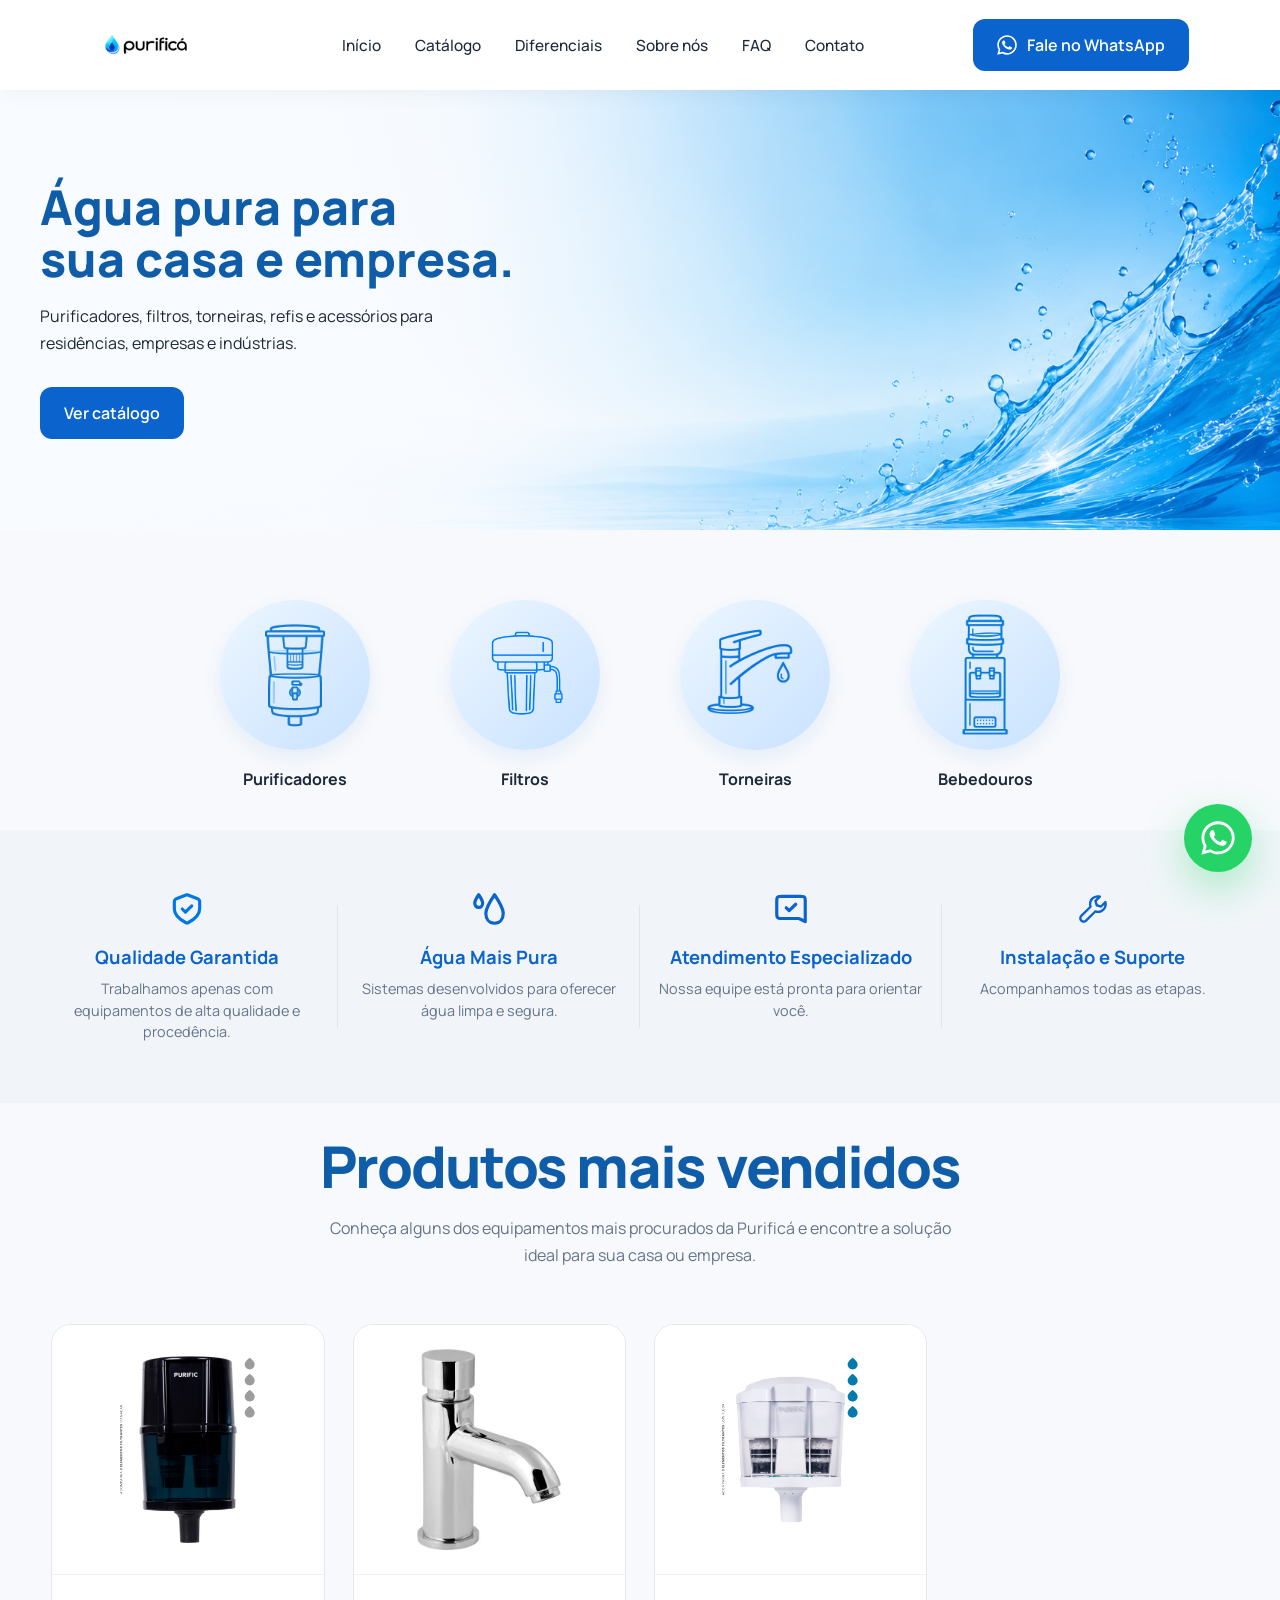
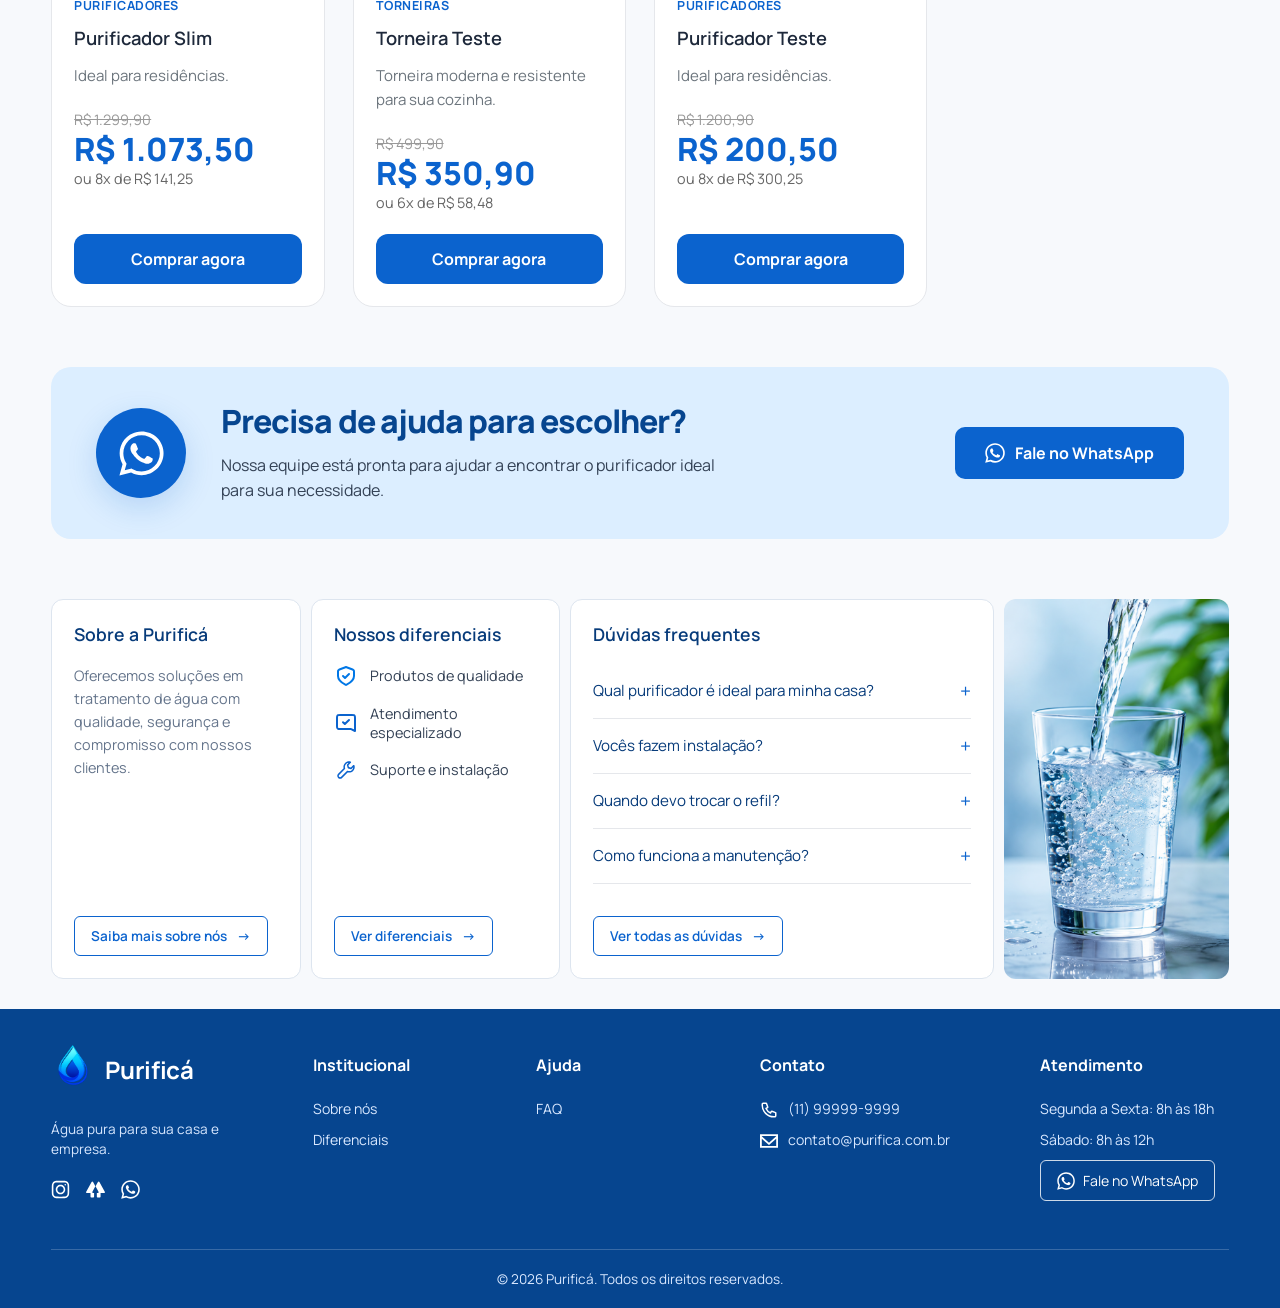
<file: index.html>
<!DOCTYPE html>
<html lang="pt-BR">

<head>

<meta charset="UTF-8">

<meta name="viewport" content="width=device-width, initial-scale=1.0">


<title>Purificá</title>


<link rel="icon" href="assets/images/favicon.ico">



<link rel="stylesheet" href="assets/css/global.css">
<link rel="stylesheet" href="assets/css/components.css">
<link rel="stylesheet" href="assets/css/home.css">
<link rel="stylesheet" href="assets/css/catalogo-products.css">
<link rel="stylesheet" href="assets/css/cta.css">
<link rel="stylesheet" href="assets/css/home-info.css">
<link rel="stylesheet" href="assets/css/footer.css">



</head>



<body>





<div id="navbar"></div>









<main>





<section class="hero">



<div class="container hero-content">



<div class="hero-text">



<h1>


Água pura para<br>

sua casa e empresa.


</h1>





<p>


Purificadores, filtros, torneiras,
refis e acessórios para residências,
empresas e indústrias.


</p>






<div class="hero-buttons">



<a href="catalogo.html" class="btn btn-primary">


Ver catálogo


</a>



</div>




</div>




</div>



</section>









<section class="categories">


<div class="container">


<div class="categories-grid">





<a 
href="catalogo.html?categoria=Purificadores"
class="category-item"
>


<div class="category-circle">


<img src="assets/images/categorias/purificadores.png">


</div>


<span>

Purificadores

</span>


</a>



<a 
href="catalogo.html?categoria=filtros"
class="category-item"
>


<div class="category-circle">


<img src="assets/images/categorias/filtros.png">


</div>


<span>

Filtros

</span>


</a>




<a 
href="catalogo.html?categoria=Torneiras"
class="category-item"
>


<div class="category-circle">


<img src="assets/images/categorias/torneiras.png">


</div>


<span>

Torneiras

</span>


</a>







<a 
href="catalogo.html?categoria=Bebedouros"
class="category-item"
>


<div class="category-circle">


<img src="assets/images/categorias/bebedouros.png">


</div>


<span>

Bebedouros

</span>


</a>




</div>


</div>


</section>









<section class="benefits">



<div class="container">



<div class="benefits-grid">





<div class="benefit-card">


<div class="benefit-icon">


<img src="assets/images/icons/shield.svg">


</div>


<div class="benefit-info">


<h3>

Qualidade Garantida

</h3>


<p>

Trabalhamos apenas com equipamentos de alta qualidade e procedência.

</p>


</div>


</div>









<div class="benefit-card">


<div class="benefit-icon">


<img src="assets/images/icons/water.svg">


</div>


<div class="benefit-info">


<h3>

Água Mais Pura

</h3>


<p>

Sistemas desenvolvidos para oferecer água limpa e segura.

</p>


</div>


</div>








<div class="benefit-card">


<div class="benefit-icon">


<img src="assets/images/icons/messages.svg">


</div>


<div class="benefit-info">


<h3>

Atendimento Especializado

</h3>


<p>

Nossa equipe está pronta para orientar você.

</p>


</div>


</div>







<div class="benefit-card">


<div class="benefit-icon">


<img src="assets/images/icons/settings.svg">


</div>


<div class="benefit-info">


<h3>

Instalação e Suporte

</h3>


<p>

Acompanhamos todas as etapas.

</p>


</div>


</div>





</div>


</div>



</section>

<section class="catalog-preview">


<div class="container">


<h2>

Produtos mais vendidos

</h2>



<p>

Conheça alguns dos equipamentos mais procurados da Purificá
e encontre a solução ideal para sua casa ou empresa.

</p>




<div 
class="products-grid"
id="featured-products"
>


</div>



</div>


</section>









<section class="cta-whatsapp">


<div class="container">


<div class="cta-content">





<div class="cta-icon">


<img 
src="assets/images/icons/whatsapp.svg"
alt="WhatsApp"
>


</div>





<div class="cta-text">


<h2>

Precisa de ajuda para escolher?

</h2>



<p>

Nossa equipe está pronta para ajudar a encontrar
o purificador ideal para sua necessidade.

</p>



</div>








<a 
href="https://wa.me/5511999999999"
class="cta-button"
target="_blank"
>


<img 
src="assets/images/icons/whatsapp.svg"
alt="WhatsApp"
>


Fale no WhatsApp


</a>





</div>


</div>


</section>









<section class="home-info">


<div class="container">



<div class="home-info-grid">





<div class="info-card">


<h3>

Sobre a Purificá

</h3>



<p>

Oferecemos soluções em tratamento de água
com qualidade, segurança e compromisso
com nossos clientes.

</p>




<a href="sobre.html" class="info-button">


Saiba mais sobre nós


<span>

→

</span>


</a>



</div>








<div class="info-card">


<h3>

Nossos diferenciais

</h3>




<ul>


<li>

<img src="assets/images/icons/shield.svg">

Produtos de qualidade

</li>



<li>

<img src="assets/images/icons/messages.svg">

Atendimento especializado

</li>



<li>

<img src="assets/images/icons/settings.svg">

Suporte e instalação

</li>



</ul>






<a href="diferenciais.html" class="info-button">


Ver diferenciais


<span>

→

</span>


</a>




</div>









<div class="info-card faq-card">


<h3>

Dúvidas frequentes

</h3>






<div class="faq-item">


<div class="faq-question">


<span>

Qual purificador é ideal para minha casa?

</span>


<span>

+

</span>


</div>




<div class="faq-answer">


Nossa equipe ajuda você a escolher
o modelo ideal conforme sua necessidade.


</div>



</div>









<div class="faq-item">


<div class="faq-question">


<span>

Vocês fazem instalação?

</span>


<span>

+

</span>


</div>




<div class="faq-answer">


Sim, oferecemos orientação e suporte
para instalação dos equipamentos.


</div>



</div>









<div class="faq-item">


<div class="faq-question">


<span>

Quando devo trocar o refil?

</span>


<span>

+

</span>


</div>




<div class="faq-answer">


O período depende do modelo e frequência
de uso do equipamento.


</div>



</div>









<div class="faq-item">


<div class="faq-question">


<span>

Como funciona a manutenção?

</span>


<span>

+

</span>


</div>




<div class="faq-answer">


Nossa equipe oferece suporte para manter
o equipamento funcionando corretamente.


</div>



</div>






<a href="faq.html" class="info-button">


Ver todas as dúvidas


<span>

→

</span>


</a>



</div>








<div class="info-image">


<img 
src="assets/images/home/agua.png"
alt="Água Purificada"
>


</div>






</div>


</div>


</section>





</main>

<div id="footer"></div>












<a 
href="https://wa.me/5511999999999"
class="whatsapp-floating"
target="_blank"
aria-label="WhatsApp"
>


<img src="assets/images/icons/whatsapp.svg">


</a>









<script src="assets/js/app.js"></script>

<script src="assets/js/home.js"></script>

<script src="assets/js/faq-home.js"></script>


<script src="assets/js/navbar.js"></script>


<script src="assets/js/footer.js"></script>


</body>

</html>
</file>
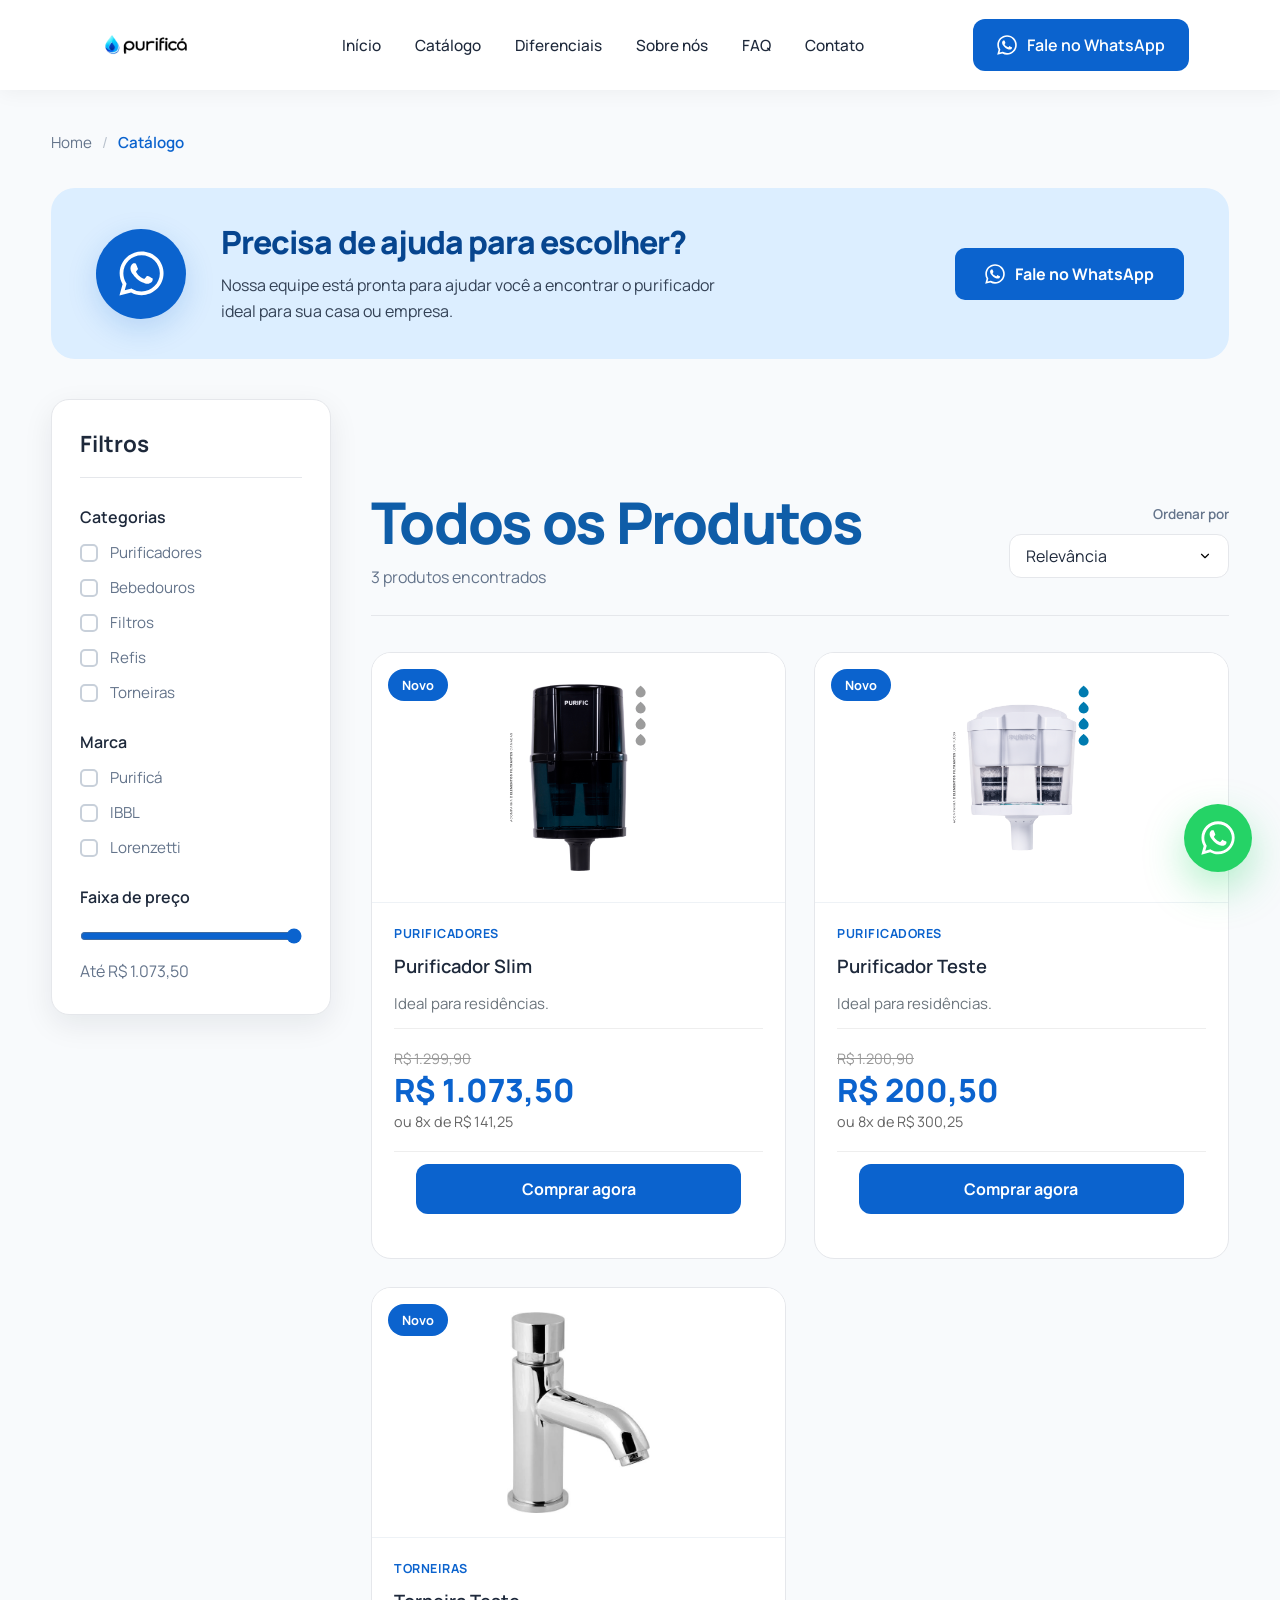
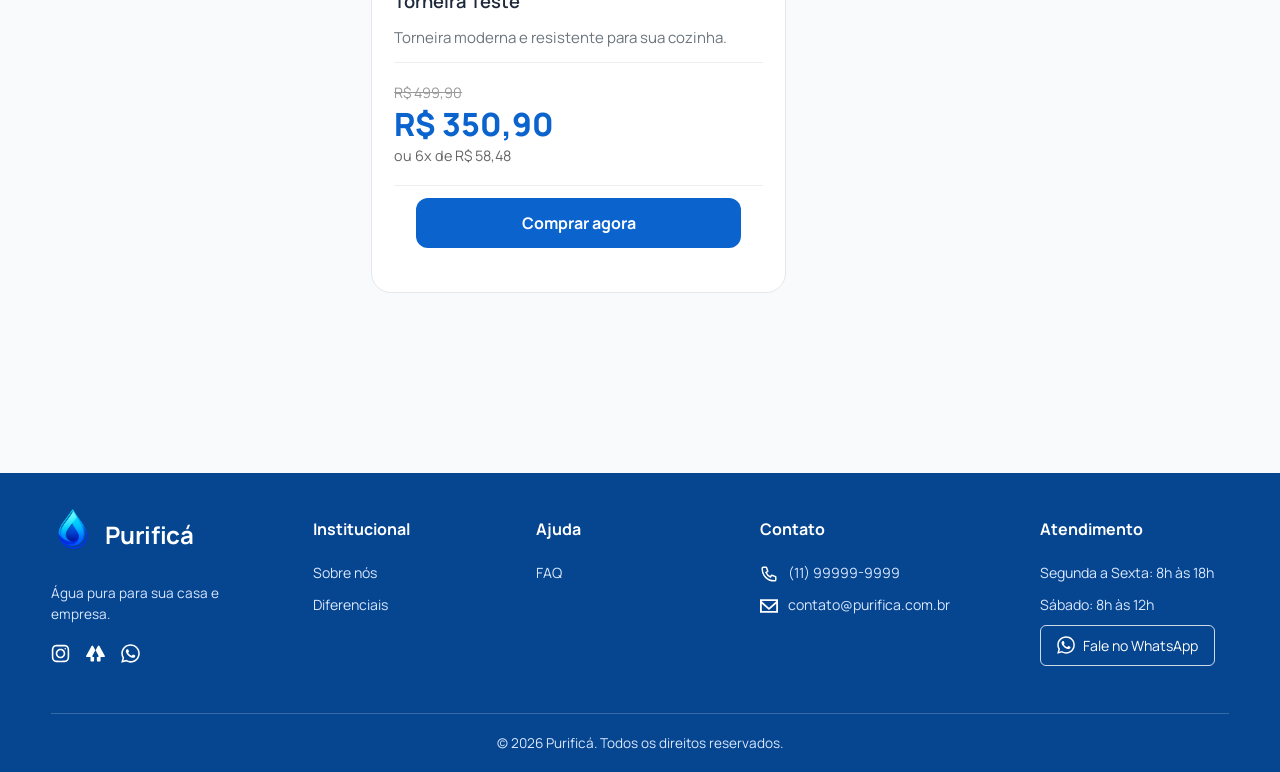
<file: catalogo.html>
<!DOCTYPE html>
<html lang="pt-BR">

<head>

    <meta charset="UTF-8">

    <meta
        name="viewport"
        content="width=device-width, initial-scale=1.0"
    >

    <title>Catálogo | Purificá</title>

    <link
        rel="icon"
        href="assets/images/favicon.ico"
    >

    <link
        rel="stylesheet"
        href="assets/css/global.css"
    >

    <link
        rel="stylesheet"
        href="assets/css/components.css"
    >

    <link
        rel="stylesheet"
        href="assets/css/catalogo.css"
    >

    <link
        rel="stylesheet"
        href="assets/css/catalogo-sidebar.css"
    >

    <link
        rel="stylesheet"
        href="assets/css/catalogo-products.css"
    >

    <link
        rel="stylesheet"
        href="assets/css/cta-catalogo.css"
    >

    <link
        rel="stylesheet"
        href="assets/css/footer.css"
    >

    <link
        rel="stylesheet"
        href="assets/css/responsive.css"
    >

</head>

<body>

    <div id="navbar"></div>

    <main>

        <section class="catalog-page">

            <div class="container">

                <div class="breadcrumb">

                    <a href="index.html">

                        Home

                    </a>

                    <span>/</span>

                    <p>

                        Catálogo

                    </p>

                </div>

                <div class="catalog-layout">

                    <section class="catalog-banner">

                        <div class="catalog-cta">

                            <div class="catalog-cta-icon">

                                <img
                                    src="assets/images/icons/whatsapp.svg"
                                    alt="WhatsApp"
                                >

                            </div>

                            <div class="catalog-cta-text">

                                <h2>

                                    Precisa de ajuda para escolher?

                                </h2>

                                <p>

                                    Nossa equipe está pronta para ajudar você a encontrar o purificador ideal para sua casa ou empresa.

                                </p>

                            </div>

                            <a
                                href="https://wa.me/5511999999999"
                                target="_blank"
                                rel="noopener noreferrer"
                                class="catalog-cta-button"
                            >

                                <img
                                    src="assets/images/icons/whatsapp.svg"
                                    alt=""
                                >

                                Fale no WhatsApp

                            </a>

                        </div>

                    </section>

                    <aside class="sidebar">

                        <h3>

                            Filtros

                        </h3>

                        <div
                            class="filter-group"
                            data-filter="category"
                        >

                            <h4>

                                Categorias

                            </h4>

                            <label>

                                <input
                                    type="checkbox"
                                    value="Purificadores"
                                >

                                Purificadores

                            </label>

                            <label>

                                <input
                                    type="checkbox"
                                    value="Bebedouros"
                                >

                                Bebedouros

                            </label>

                            <label>

                                <input
                                    type="checkbox"
                                    value="Filtros"
                                >

                                Filtros

                            </label>

                            <label>

                                <input
                                    type="checkbox"
                                    value="Refis"
                                >

                                Refis

                            </label>

                            <label>

                                <input
                                    type="checkbox"
                                    value="Torneiras"
                                >

                                Torneiras

                            </label>

                        </div>

                        <div
                            class="filter-group"
                            data-filter="brand"
                        >

                            <h4>

                                Marca

                            </h4>

                            <label>

                                <input
                                    type="checkbox"
                                    value="Purificá"
                                >

                                Purificá

                            </label>

                            <label>

                                <input
                                    type="checkbox"
                                    value="IBBL"
                                >

                                IBBL

                            </label>

                            <label>

                                <input
                                    type="checkbox"
                                    value="Lorenzetti"
                                >

                                Lorenzetti

                            </label>

                        </div>

                        <div
                            class="filter-group"
                            data-filter="price"
                        >

                            <h4>

                                Faixa de preço

                            </h4>

                            <input
                                id="price-filter"
                                type="range"
                                min="0"
                                max="5000"
                                step="0.01"
                                value="5000"
                                aria-label="Preço máximo"
                            >

                            <p id="price-value">

                                Até R$ 5.000,00

                            </p>

                        </div>

                    </aside>

                                        <section class="catalog-content">

                        <div class="catalog-header">

                            <div>

                                <h2>

                                    Todos os Produtos

                                </h2>

                                <p id="products-count">

                                    0 produtos encontrados

                                </p>

                            </div>

                            <div class="catalog-sort">

                                <p>

                                    Ordenar por

                                </p>

                                <button
                                    type="button"
                                    class="sort-toggle"
                                    aria-expanded="false"
                                >

                                    <span>

                                        Relevância

                                    </span>

                                    <img
                                        src="assets/images/icons/chevron.svg"
                                        alt=""
                                    >

                                </button>

                                <div class="sort-menu">

                                    <button
                                        type="button"
                                        class="active"
                                        data-sort="relevance"
                                    >

                                        Relevância

                                    </button>

                                    <button
                                        type="button"
                                        data-sort="popular"
                                    >

                                        Mais vendidos

                                    </button>

                                    <button
                                        type="button"
                                        data-sort="recent"
                                    >

                                        Mais recentes

                                    </button>

                                    <button
                                        type="button"
                                        data-sort="discount"
                                    >

                                        Maior desconto

                                    </button>

                                    <button
                                        type="button"
                                        data-sort="price-asc"
                                    >

                                        Menor preço

                                    </button>

                                    <button
                                        type="button"
                                        data-sort="price-desc"
                                    >

                                        Maior preço

                                    </button>

                                    <button
                                        type="button"
                                        data-sort="name-asc"
                                    >

                                        Nome A-Z

                                    </button>

                                    <button
                                        type="button"
                                        data-sort="name-desc"
                                    >

                                        Nome Z-A

                                    </button>

                                </div>

                            </div>

                            <button
                                type="button"
                                class="filters-toggle"
                            >

                                <img
                                    src="assets/images/icons/filter.svg"
                                    alt="Filtros"
                                >

                                <span>

                                    Filtros

                                </span>

                            </button>

                        </div>

                        <div class="products-grid"></div>

                    </section>

                </div>

            </div>

        </section>

    </main>

    <div id="footer"></div>

    <a
        href="https://wa.me/5511999999999"
        class="whatsapp-floating"
        target="_blank"
        rel="noopener noreferrer"
        aria-label="WhatsApp"
    >

        <img
            src="assets/images/icons/whatsapp.svg"
            alt="WhatsApp"
        >

    </a>

    <script src="assets/js/app.js"></script>

    <script src="assets/js/navbar.js"></script>

    <script src="assets/js/footer.js"></script>

    <script src="assets/js/catalogo.js"></script>

    <script src="assets/js/filters.js"></script>

    <script src="assets/js/effect.js"></script>

</body>

</html>
</file>
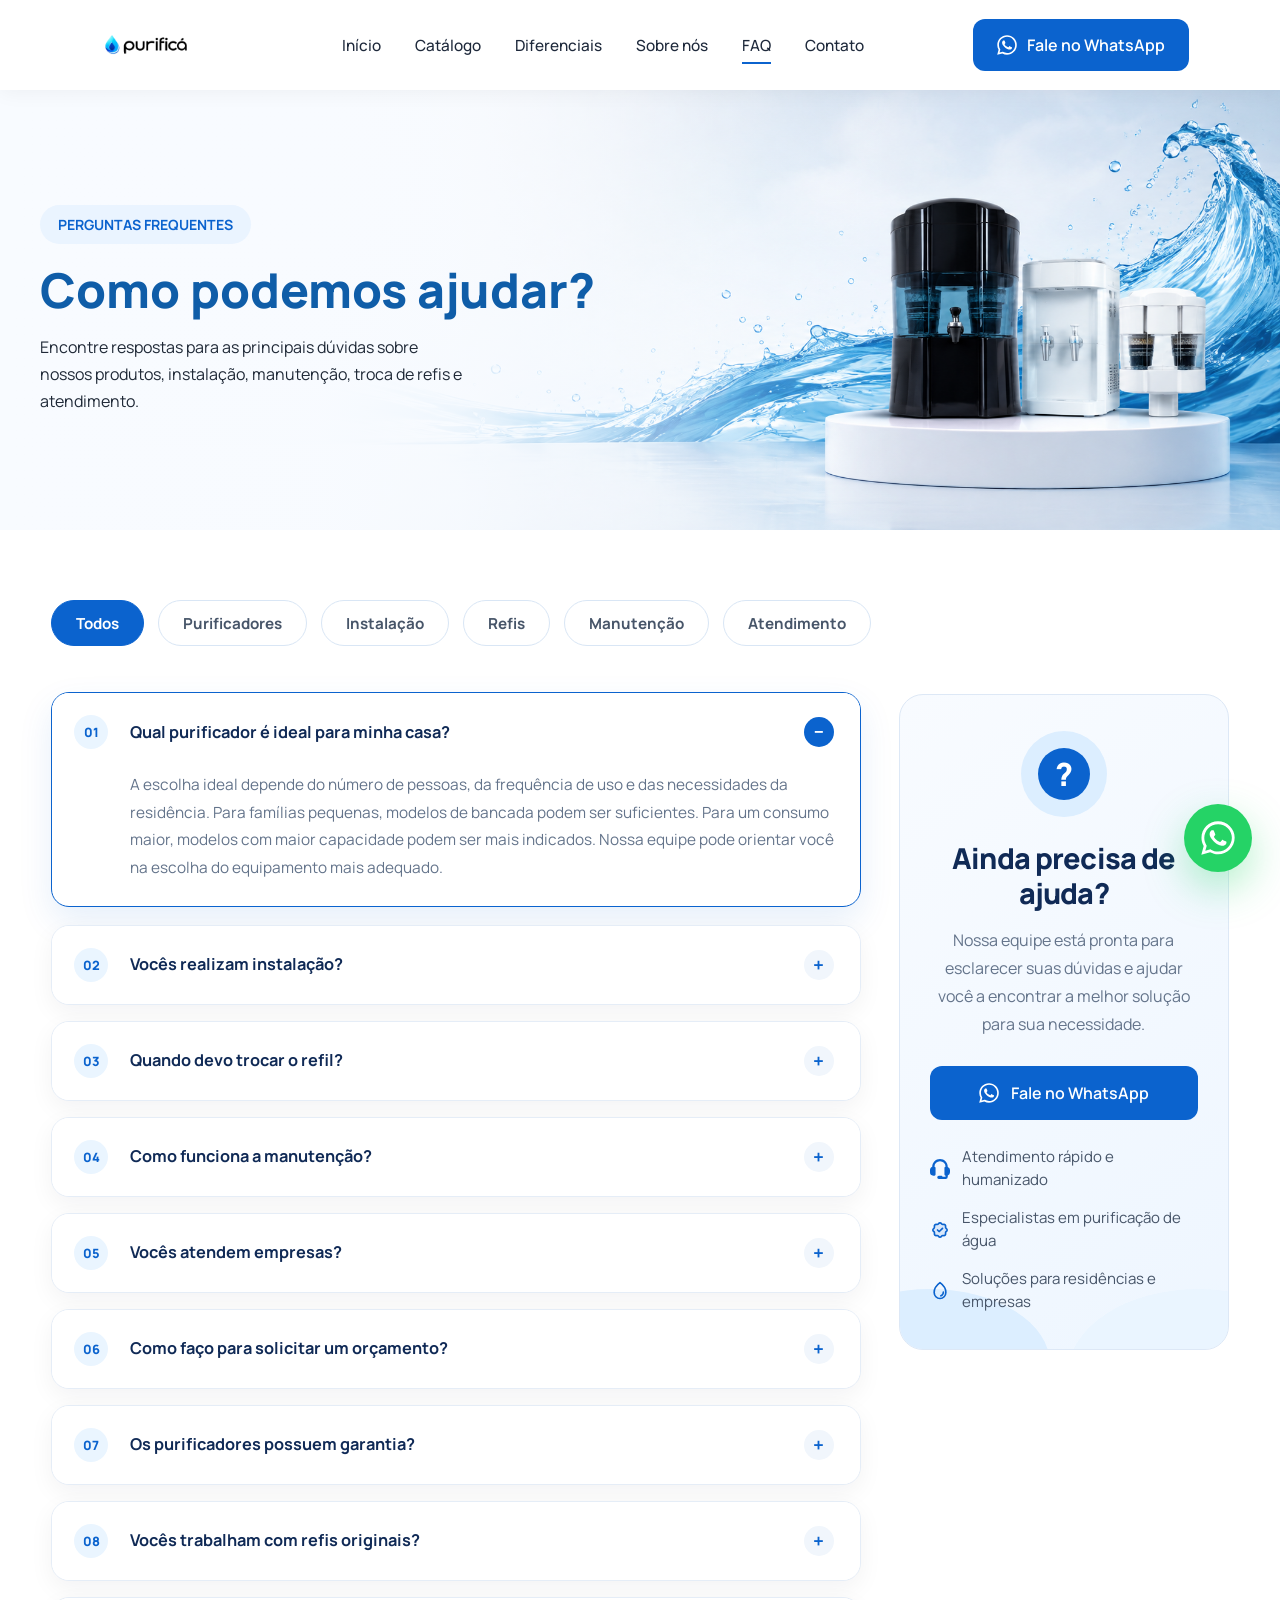
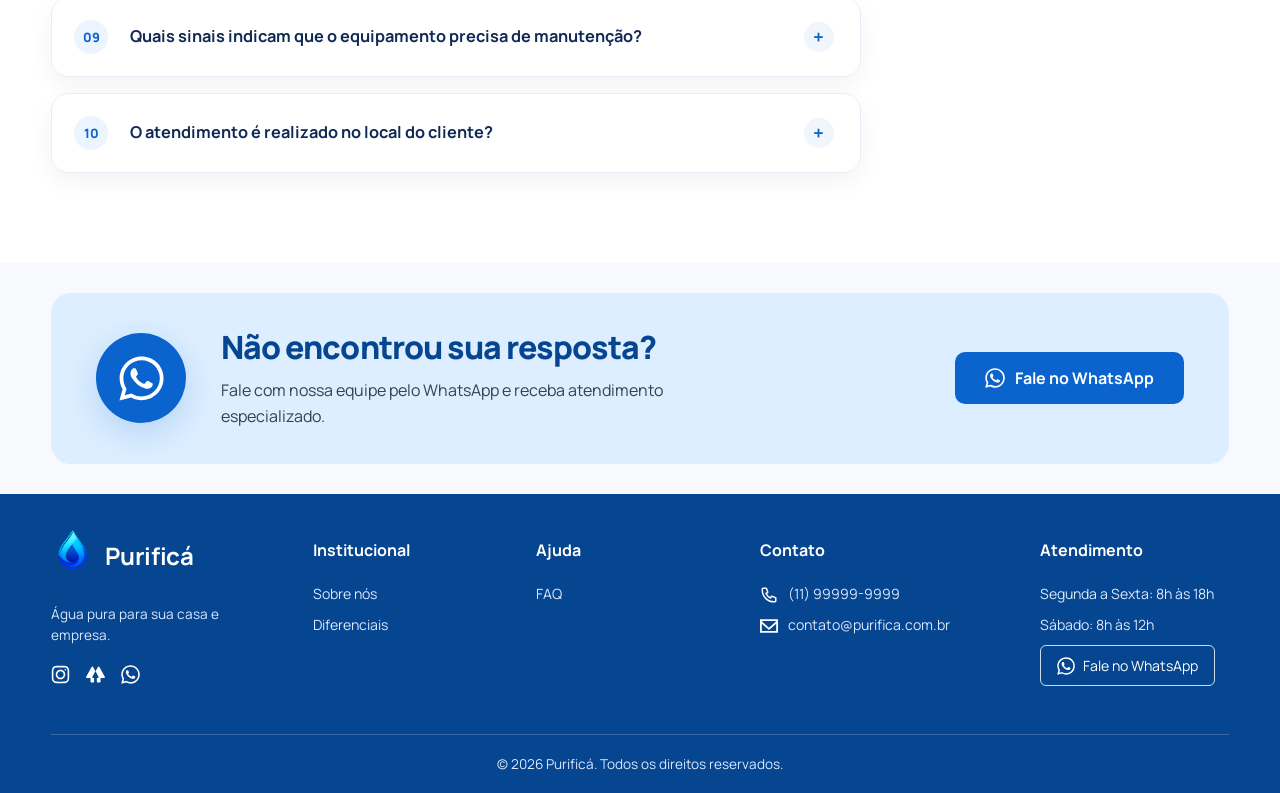
<file: faq.html>
<!DOCTYPE html>
<html lang="pt-BR">

<head>

<meta charset="UTF-8">

<meta name="viewport" content="width=device-width, initial-scale=1.0">

<title>FAQ | Purificá</title>

<link rel="icon" href="assets/images/favicon.ico">

<link rel="stylesheet" href="assets/css/global.css">
<link rel="stylesheet" href="assets/css/components.css">
<link rel="stylesheet" href="assets/css/faq.css">
<link rel="stylesheet" href="assets/css/cta.css">
<link rel="stylesheet" href="assets/css/footer.css">

</head>

<body>

<div id="navbar"></div>

<main>





<section class="faq-herox">

<div class="container">

<div class="faq-herox-content">

<div class="faq-herox-text">

<span class="faq-herox-label">

PERGUNTAS FREQUENTES

</span>

<h1>

Como podemos ajudar?

</h1>

<p>

Encontre respostas para as principais dúvidas
sobre nossos produtos, instalação, manutenção,
troca de refis e atendimento.

</p>

</div>

<div class="faq-herox-banner"></div>

</div>

</div>

</section>





<section class="faq-mainx">

<div class="container">

<div class="faq-filterx">

<button
type="button"
class="faq-filterx-button active"
data-category="todos">

Todos

</button>

<button
type="button"
class="faq-filterx-button"
data-category="purificadores">

Purificadores

</button>

<button
type="button"
class="faq-filterx-button"
data-category="instalacao">

Instalação

</button>

<button
type="button"
class="faq-filterx-button"
data-category="refis">

Refis

</button>

<button
type="button"
class="faq-filterx-button"
data-category="manutencao">

Manutenção

</button>

<button
type="button"
class="faq-filterx-button"
data-category="atendimento">

Atendimento

</button>

</div>





<div class="faq-layoutx">

<div class="faq-listx">





<article
class="faq-itemx open"
data-category="purificadores">

<button
type="button"
class="faq-questionx"
aria-expanded="true">

<span class="faq-numberx">

01

</span>

<span class="faq-questionx-text">

Qual purificador é ideal para minha casa?

</span>

<span class="faq-togglex">

−

</span>

</button>

<div class="faq-answerx">

<p>

A escolha ideal depende do número de pessoas,
da frequência de uso e das necessidades da residência.

Para famílias pequenas, modelos de bancada podem
ser suficientes. Para um consumo maior, modelos
com maior capacidade podem ser mais indicados.

Nossa equipe pode orientar você na escolha
do equipamento mais adequado.

</p>

</div>

</article>





<article
class="faq-itemx"
data-category="instalacao">

<button
type="button"
class="faq-questionx"
aria-expanded="false">

<span class="faq-numberx">

02

</span>

<span class="faq-questionx-text">

Vocês realizam instalação?

</span>

<span class="faq-togglex">

+

</span>

</button>

<div class="faq-answerx">

<p>

Sim. Nossa equipe realiza a instalação
diretamente na residência ou empresa do cliente,
seguindo as orientações específicas de cada equipamento.

</p>

</div>

</article>





<article
class="faq-itemx"
data-category="refis">

<button
type="button"
class="faq-questionx"
aria-expanded="false">

<span class="faq-numberx">

03

</span>

<span class="faq-questionx-text">

Quando devo trocar o refil?

</span>

<span class="faq-togglex">

+

</span>

</button>

<div class="faq-answerx">

<p>

O período de troca depende do modelo,
da qualidade da água e da frequência de uso.

Consulte as orientações do fabricante ou fale
com nossa equipe para verificar o momento ideal.

</p>

</div>

</article>





<article
class="faq-itemx"
data-category="manutencao">

<button
type="button"
class="faq-questionx"
aria-expanded="false">

<span class="faq-numberx">

04

</span>

<span class="faq-questionx-text">

Como funciona a manutenção?

</span>

<span class="faq-togglex">

+

</span>

</button>

<div class="faq-answerx">

<p>

A manutenção pode envolver higienização,
verificação das conexões, análise do funcionamento
e substituição de peças ou refis quando necessário.

</p>

</div>

</article>





<article
class="faq-itemx"
data-category="atendimento">

<button
type="button"
class="faq-questionx"
aria-expanded="false">

<span class="faq-numberx">

05

</span>

<span class="faq-questionx-text">

Vocês atendem empresas?

</span>

<span class="faq-togglex">

+

</span>

</button>

<div class="faq-answerx">

<p>

Sim. Trabalhamos com soluções para residências,
comércios, escritórios, empresas e outros ambientes
que precisam de água filtrada com qualidade.

</p>

</div>

</article>

<article
class="faq-itemx"
data-category="atendimento">

<button
type="button"
class="faq-questionx"
aria-expanded="false">

<span class="faq-numberx">

06

</span>

<span class="faq-questionx-text">

Como faço para solicitar um orçamento?

</span>

<span class="faq-togglex">

+

</span>

</button>

<div class="faq-answerx">

<p>

Entre em contato pelo WhatsApp ou telefone
e informe qual produto ou serviço procura.

Nossa equipe vai entender sua necessidade
e orientar sobre as opções disponíveis.

</p>

</div>

</article>





<article
class="faq-itemx"
data-category="purificadores">

<button
type="button"
class="faq-questionx"
aria-expanded="false">

<span class="faq-numberx">

07

</span>

<span class="faq-questionx-text">

Os purificadores possuem garantia?

</span>

<span class="faq-togglex">

+

</span>

</button>

<div class="faq-answerx">

<p>

A garantia depende do fabricante e do modelo escolhido.

As condições e o período de cobertura
são informados durante o atendimento
e também podem ser consultados no manual do produto.

</p>

</div>

</article>





<article
class="faq-itemx"
data-category="refis">

<button
type="button"
class="faq-questionx"
aria-expanded="false">

<span class="faq-numberx">

08

</span>

<span class="faq-questionx-text">

Vocês trabalham com refis originais?

</span>

<span class="faq-togglex">

+

</span>

</button>

<div class="faq-answerx">

<p>

Trabalhamos com refis e peças compatíveis
com os equipamentos disponíveis em nosso catálogo.

A equipe pode ajudar a identificar
qual refil é adequado para o seu modelo.

</p>

</div>

</article>





<article
class="faq-itemx"
data-category="manutencao">

<button
type="button"
class="faq-questionx"
aria-expanded="false">

<span class="faq-numberx">

09

</span>

<span class="faq-questionx-text">

Quais sinais indicam que o equipamento precisa de manutenção?

</span>

<span class="faq-togglex">

+

</span>

</button>

<div class="faq-answerx">

<p>

Redução no fluxo de água,
alteração no sabor ou odor,
ruídos incomuns e vazamentos
podem indicar a necessidade de manutenção.

Ao perceber algum desses sinais,
entre em contato com nossa equipe.

</p>

</div>

</article>





<article
class="faq-itemx"
data-category="atendimento">

<button
type="button"
class="faq-questionx"
aria-expanded="false">

<span class="faq-numberx">

10

</span>

<span class="faq-questionx-text">

O atendimento é realizado no local do cliente?

</span>

<span class="faq-togglex">

+

</span>

</button>

<div class="faq-answerx">

<p>

Sim. A Purificá realiza atendimentos
diretamente em residências e empresas,
conforme disponibilidade e região atendida.

</p>

</div>

</article>





</div>





<aside class="faq-supportx">

<div class="faq-supportx-icon">

<span>

?

</span>

</div>

<h2>

Ainda precisa de ajuda?

</h2>

<p>

Nossa equipe está pronta para esclarecer
suas dúvidas e ajudar você a encontrar
a melhor solução para sua necessidade.

</p>

<a
href="https://wa.me/5511999999999"
target="_blank"
class="btn btn-primary faq-supportx-button">

<img
class="faq-whatsappx-icon"
src="assets/images/icons/whatsapp.svg"
alt="WhatsApp">

<span>

Fale no WhatsApp

</span>

</a>

<ul class="faq-supportx-list">

<li>

<img
class="faq-checkx"
src="assets/images/faq/supportx.svg"
alt="Atendimento">

<span>

Atendimento rápido e humanizado

</span>

</li>

<li>

<img
class="faq-checkx"
src="assets/images/faq/check-vx.svg"
alt="Qualidade">

<span>

Especialistas em purificação de água

</span>

</li>

<li>

<img
class="faq-checkx"
src="assets/images/faq/waterx.svg"
alt="Água">

<span>

Soluções para residências e empresas

</span>

</li>

</ul>
</aside>

</div>

</div>

</section>





<section class="cta-whatsapp">

<div class="container">

<div class="cta-content">

<div class="cta-icon">

<img
src="assets/images/icons/whatsapp.svg"
alt="WhatsApp">

</div>

<div class="cta-text">

<h2>

Não encontrou sua resposta?

</h2>

<p>

Fale com nossa equipe pelo WhatsApp
e receba atendimento especializado.

</p>

</div>

<a
href="https://wa.me/5511999999999"
class="cta-button"
target="_blank">

<img
src="assets/images/icons/whatsapp.svg"
alt="WhatsApp">

Fale no WhatsApp

</a>

</div>

</div>

</section>

</main>

<div id="footer"></div>

<a
href="https://wa.me/5511999999999"
class="whatsapp-floating"
target="_blank"
aria-label="WhatsApp">

<img
src="assets/images/icons/whatsapp.svg"
alt="WhatsApp">

</a>

<script src="assets/js/app.js"></script>
<script src="assets/js/navbar.js"></script>
<script src="assets/js/faq.js"></script>
<script src="assets/js/footer.js"></script>

</body>

</html>
</file>
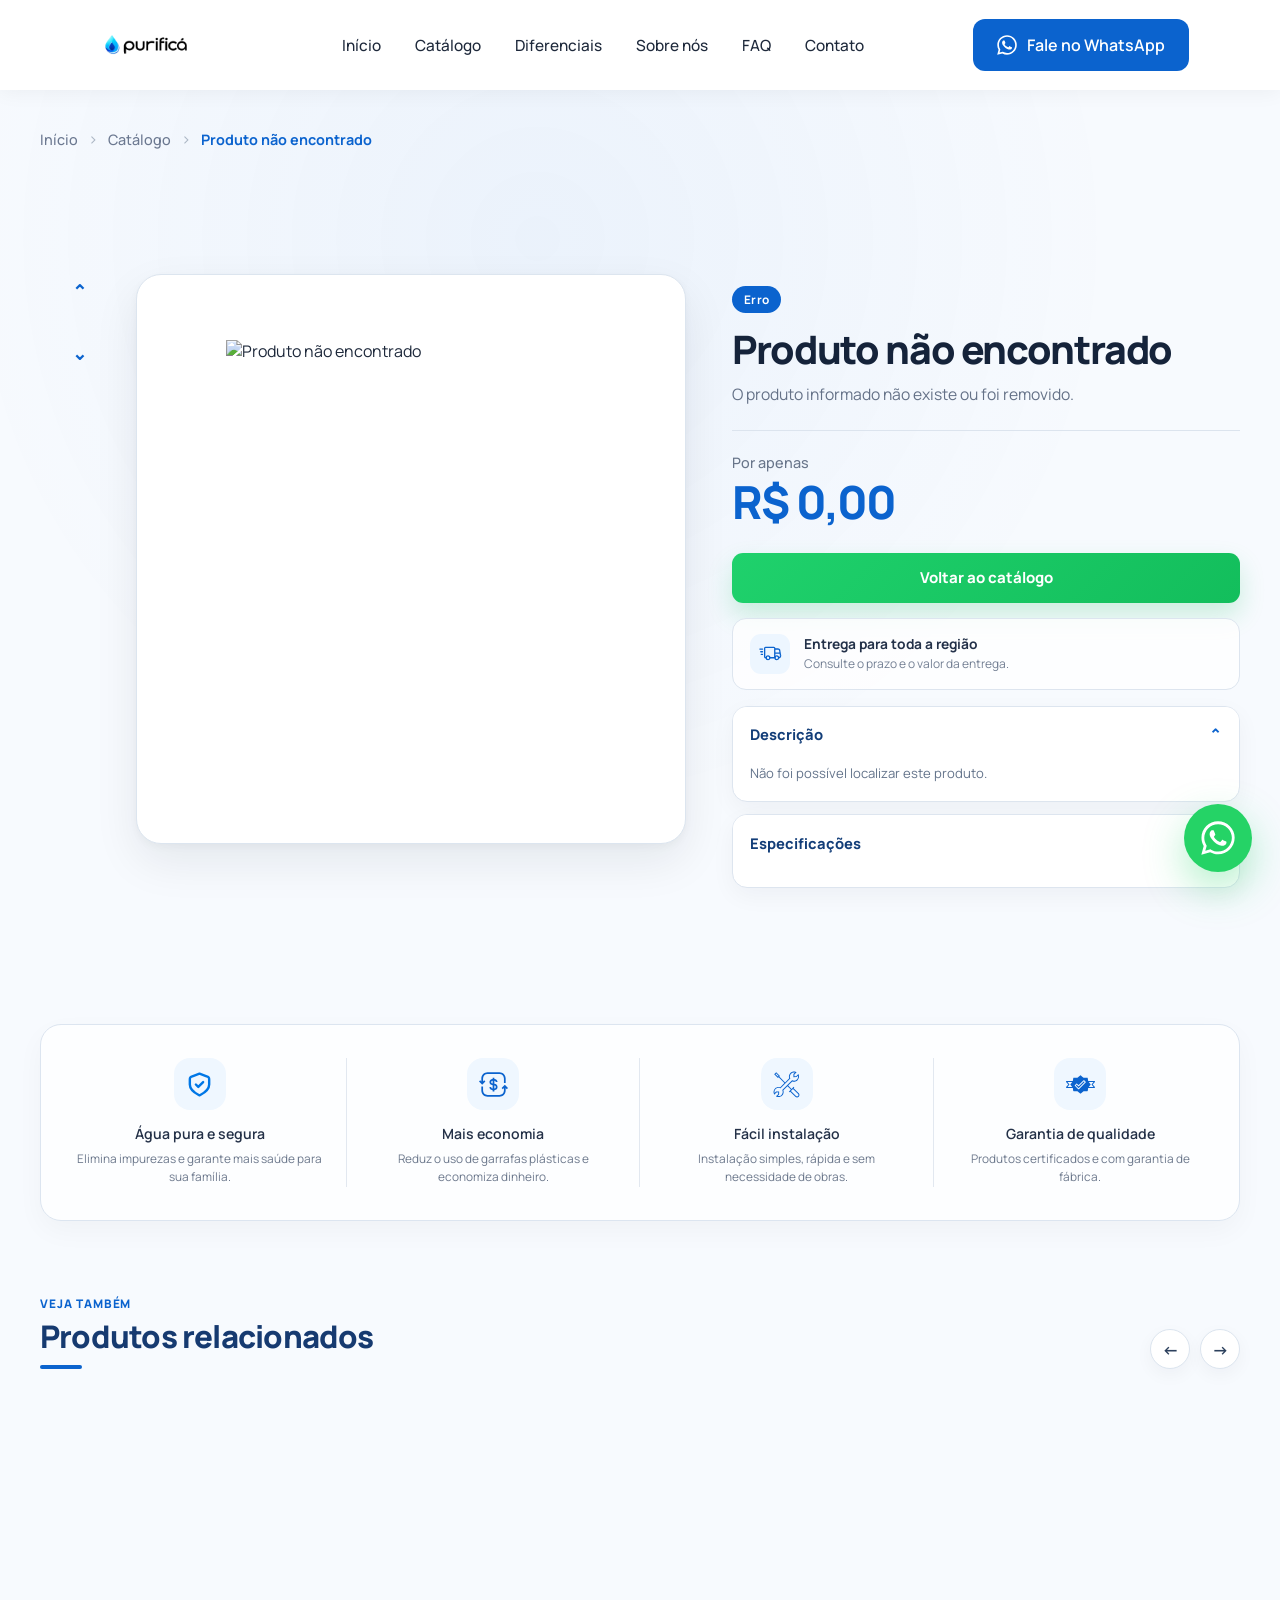
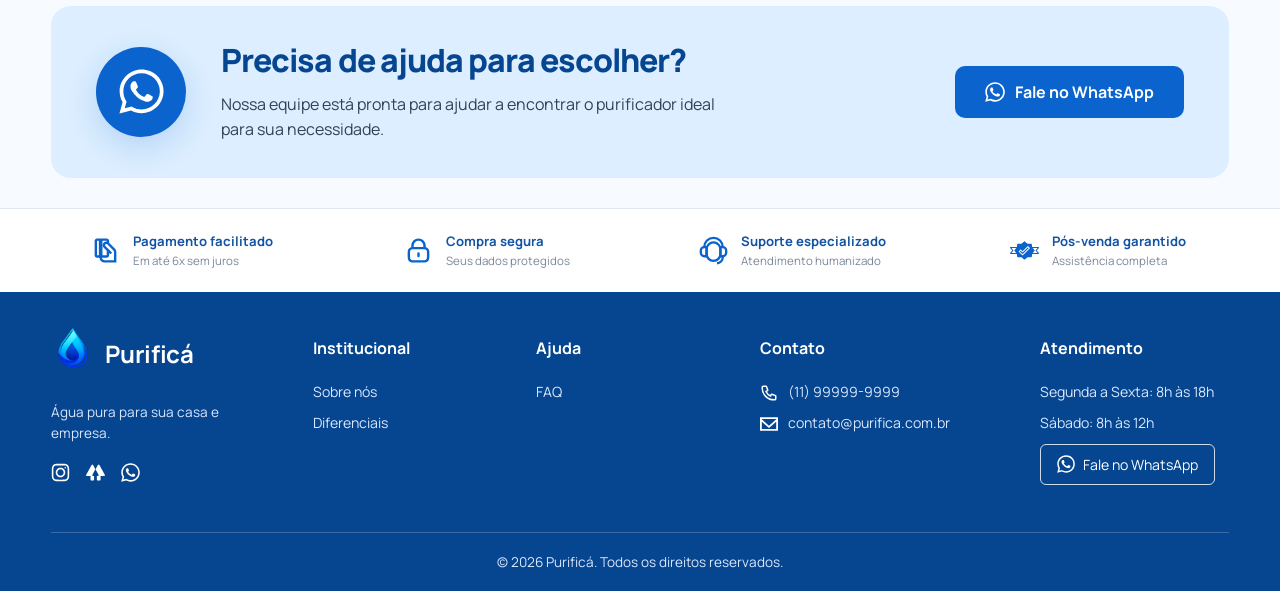
<file: produto.html>
<!DOCTYPE html>
<html lang="pt-BR">

<head>

    <meta charset="UTF-8">

    <meta name="viewport"
          content="width=device-width, initial-scale=1.0">

    <meta name="description"
          content="Conheça nossos purificadores de água e encontre o modelo ideal para sua casa ou empresa.">

    <title>Produto | Purificá</title>

    <link rel="icon" href="favicon.ico">

<link rel="stylesheet" href="assets/css/global.css">
<link rel="stylesheet" href="assets/css/components.css">
<link rel="stylesheet" href="assets/css/produto.css">
<link rel="stylesheet" href="assets/css/cta.css">
<link rel="stylesheet" href="assets/css/footer.css">
</head>

<body>

<div id="navbar"></div>

<main class="product-main">

    <section class="product-page">

        <div class="container">

            <nav class="product-breadcrumb"
                 aria-label="Navegação estrutural">

                <a href="index.html"
                   class="product-breadcrumb-link">

                    Início

                </a>

                <span class="product-breadcrumb-separator"
                      aria-hidden="true">

                    ›

                </span>

                <a href="catalogo.html"
                   class="product-breadcrumb-link">

                    Catálogo

                </a>

                <span class="product-breadcrumb-separator"
                      aria-hidden="true">

                    ›

                </span>

                <span class="product-breadcrumb-current"
                      id="breadcrumb-product">

                    Produto

                </span>

            </nav>

            <section class="product-showcase"
                     aria-labelledby="product-title">

                <div class="product-layout">

                    <div class="product-gallery">

                        <div class="product-thumbnails-wrapper">

                            <button class="product-gallery-control product-gallery-control--up"
                                    type="button"
                                    id="product-gallery-up"
                                    aria-label="Ver imagens anteriores">

                                <span aria-hidden="true">⌃</span>

                            </button>

                            <div class="product-thumbnails"
                                 id="product-thumbnails"></div>

                            <button class="product-gallery-control product-gallery-control--down"
                                    type="button"
                                    id="product-gallery-down"
                                    aria-label="Ver próximas imagens">

                                <span aria-hidden="true">⌄</span>

                            </button>

                        </div>

                        <div class="product-image-card">

                            <div class="product-image-stage">

                                <img id="product-main-image"
                                     class="product-main-image"
                                     src=""
                                     alt="">

                                <div class="product-image-benefits"
                                     id="product-image-benefits"></div>

                            </div>


                        </div>

                    </div>

                    <article class="product-info">

                        <div class="product-heading">

                            <span class="product-category"
                                  id="product-category">

                                Purificador

                            </span>

                            <h1 class="product-title"
                                id="product-title">

                                Produto

                            </h1>

                            <p class="product-subtitle"
                               id="product-subtitle">

                                Conheça mais sobre este produto.

                            </p>

                        </div>

                        <div class="product-price-wrapper">

                            <span class="product-price-label">

                                Por apenas

                            </span>

                            <strong class="product-price"
                                    id="product-price">

                                R$ 0,00

                            </strong>

                            <span class="product-installment"
                                  id="product-installment">

                                Consulte as condições de pagamento

                            </span>

                        </div>

                        <div class="product-action"
                             id="product-action"></div>

                        <div class="product-delivery-card">

                            <div class="product-delivery-icon"
                                 aria-hidden="true">

                                <img src="assets/images/icons/truck.svg"
                                     alt="">

                            </div>

                            <div class="product-delivery-content">

                                <strong>

                                    Entrega para toda a região

                                </strong>

                                <span>

                                    Consulte o prazo e o valor da entrega.

                                </span>

                            </div>

                        </div>

                        <div class="product-details">

                            <article class="product-detail-card">

                                <button class="product-detail-header"
                                        type="button"
                                        aria-expanded="true"
                                        aria-controls="product-description">

                                    <span>

                                        Descrição

                                    </span>

                                    <span class="product-detail-arrow"
                                          aria-hidden="true">

                                        ⌃

                                    </span>

                                </button>

                                <div class="product-detail-content"
                                     id="product-description">

                                    <p id="product-description-text">

                                        Informações do produto.

                                    </p>

                                </div>

                            </article>

                            <article class="product-detail-card">

                                <button class="product-detail-header"
                                        type="button"
                                        aria-expanded="true"
                                        aria-controls="product-specifications">

                                    <span>

                                        Especificações

                                    </span>

                                    <span class="product-detail-arrow"
                                          aria-hidden="true">

                                        ⌃

                                    </span>

                                </button>

                                <div class="product-detail-content"
                                     id="product-specifications">

                                    <div class="product-specifications-list"
                                         id="product-specifications-list"></div>

                                </div>

                            </article>

                        </div>

                    </article>

                </div>

            </section>

            <section class="product-benefits"
                     aria-label="Benefícios dos produtos Purificá">

                <article class="product-benefit-card">

                    <div class="product-benefit-icon">

                        <img src="assets/images/icons/shield.svg"
                             alt="">

                    </div>

                    <div class="product-benefit-content">

                        <h3>

                            Água pura e segura

                        </h3>

                        <p>

                            Elimina impurezas e garante mais saúde para sua família.

                        </p>

                    </div>

                </article>

                <article class="product-benefit-card">

                    <div class="product-benefit-icon">

                        <img src="assets/images/icons/economy.svg"
                             alt="">

                    </div>

                    <div class="product-benefit-content">

                        <h3>

                            Mais economia

                        </h3>

                        <p>

                            Reduz o uso de garrafas plásticas e economiza dinheiro.

                        </p>

                    </div>

                </article>

                <article class="product-benefit-card">

                    <div class="product-benefit-icon">

                        <img src="assets/images/icons/tools.svg"
                             alt="">

                    </div>

                    <div class="product-benefit-content">

                        <h3>

                            Fácil instalação

                        </h3>

                        <p>

                            Instalação simples, rápida e sem necessidade de obras.

                        </p>

                    </div>

                </article>

                <article class="product-benefit-card">

                    <div class="product-benefit-icon">

                        <img src="assets/images/icons/quality.svg"
                             alt="">

                    </div>

                    <div class="product-benefit-content">

                        <h3>

                            Garantia de qualidade

                        </h3>

                        <p>

                            Produtos certificados e com garantia de fábrica.

                        </p>

                    </div>

                </article>

            </section>

            <section class="related-products">

                <div class="related-products-header">

                    <div>

                        <span class="related-products-label">

                            Veja também

                        </span>

                        <h2>

                            Produtos relacionados

                        </h2>

                    </div>

                    <div class="related-products-controls">

                        <button class="related-products-control related-products-control--previous"
                                type="button"
                                id="related-products-previous"
                                aria-label="Produtos anteriores">

                            ←

                        </button>

                        <button class="related-products-control related-products-control--next"
                                type="button"
                                id="related-products-next"
                                aria-label="Próximos produtos">

                            →

                        </button>

                    </div>

                </div>

                <div class="products-grid"
                     id="related-products"></div>

            </section>

        </div>

    </section>

<section class="cta-whatsapp">


<div class="container">


<div class="cta-content">





<div class="cta-icon">


<img 
src="assets/images/icons/whatsapp.svg"
alt="WhatsApp"
>


</div>





<div class="cta-text">


<h2>

Precisa de ajuda para escolher?

</h2>



<p>

Nossa equipe está pronta para ajudar a encontrar
o purificador ideal para sua necessidade.

</p>



</div>








<a 
href="https://wa.me/5511999999999"
class="cta-button"
target="_blank"
>


<img 
src="assets/images/icons/whatsapp.svg"
alt="WhatsApp"
>


Fale no WhatsApp


</a>





</div>


</div>


</section>

    <section class="product-security">

        <div class="container product-security-grid">

            <article class="product-security-item">

                <img src="assets/images/icons/payment.svg"
                     alt="">

                <div>

                    <strong>

                        Pagamento facilitado

                    </strong>

                    <span>

                        Em até 6x sem juros

                    </span>

                </div>

            </article>

            <article class="product-security-item">

                <img src="assets/images/icons/lock.svg"
                     alt="">

                <div>

                    <strong>

                        Compra segura

                    </strong>

                    <span>

                        Seus dados protegidos

                    </span>

                </div>

            </article>

            <article class="product-security-item">

                <img src="assets/images/icons/support.svg"
                     alt="">

                <div>

                    <strong>

                        Suporte especializado

                    </strong>

                    <span>

                        Atendimento humanizado

                    </span>

                </div>

            </article>

            <article class="product-security-item">

                <img src="assets/images/icons/quality.svg"
                     alt="">

                <div>

                    <strong>

                        Pós-venda garantido

                    </strong>

                    <span>

                        Assistência completa

                    </span>

                </div>

            </article>

        </div>

    </section>

</main>

<div id="footer"></div>

<a href="https://wa.me/5511999999999"
   class="whatsapp-floating"
   target="_blank"
   rel="noopener noreferrer"
   aria-label="WhatsApp">

    <img src="assets/images/icons/whatsapp.svg"
         alt="WhatsApp">

</a>

<script src="assets/js/app.js"></script>
<script src="assets/js/produto.js"></script>
<script src="assets/js/visual-produto.js"></script>
<script src="assets/js/navbar.js"></script>
<script src="assets/js/footer.js"></script>

</body>

</html>
</file>
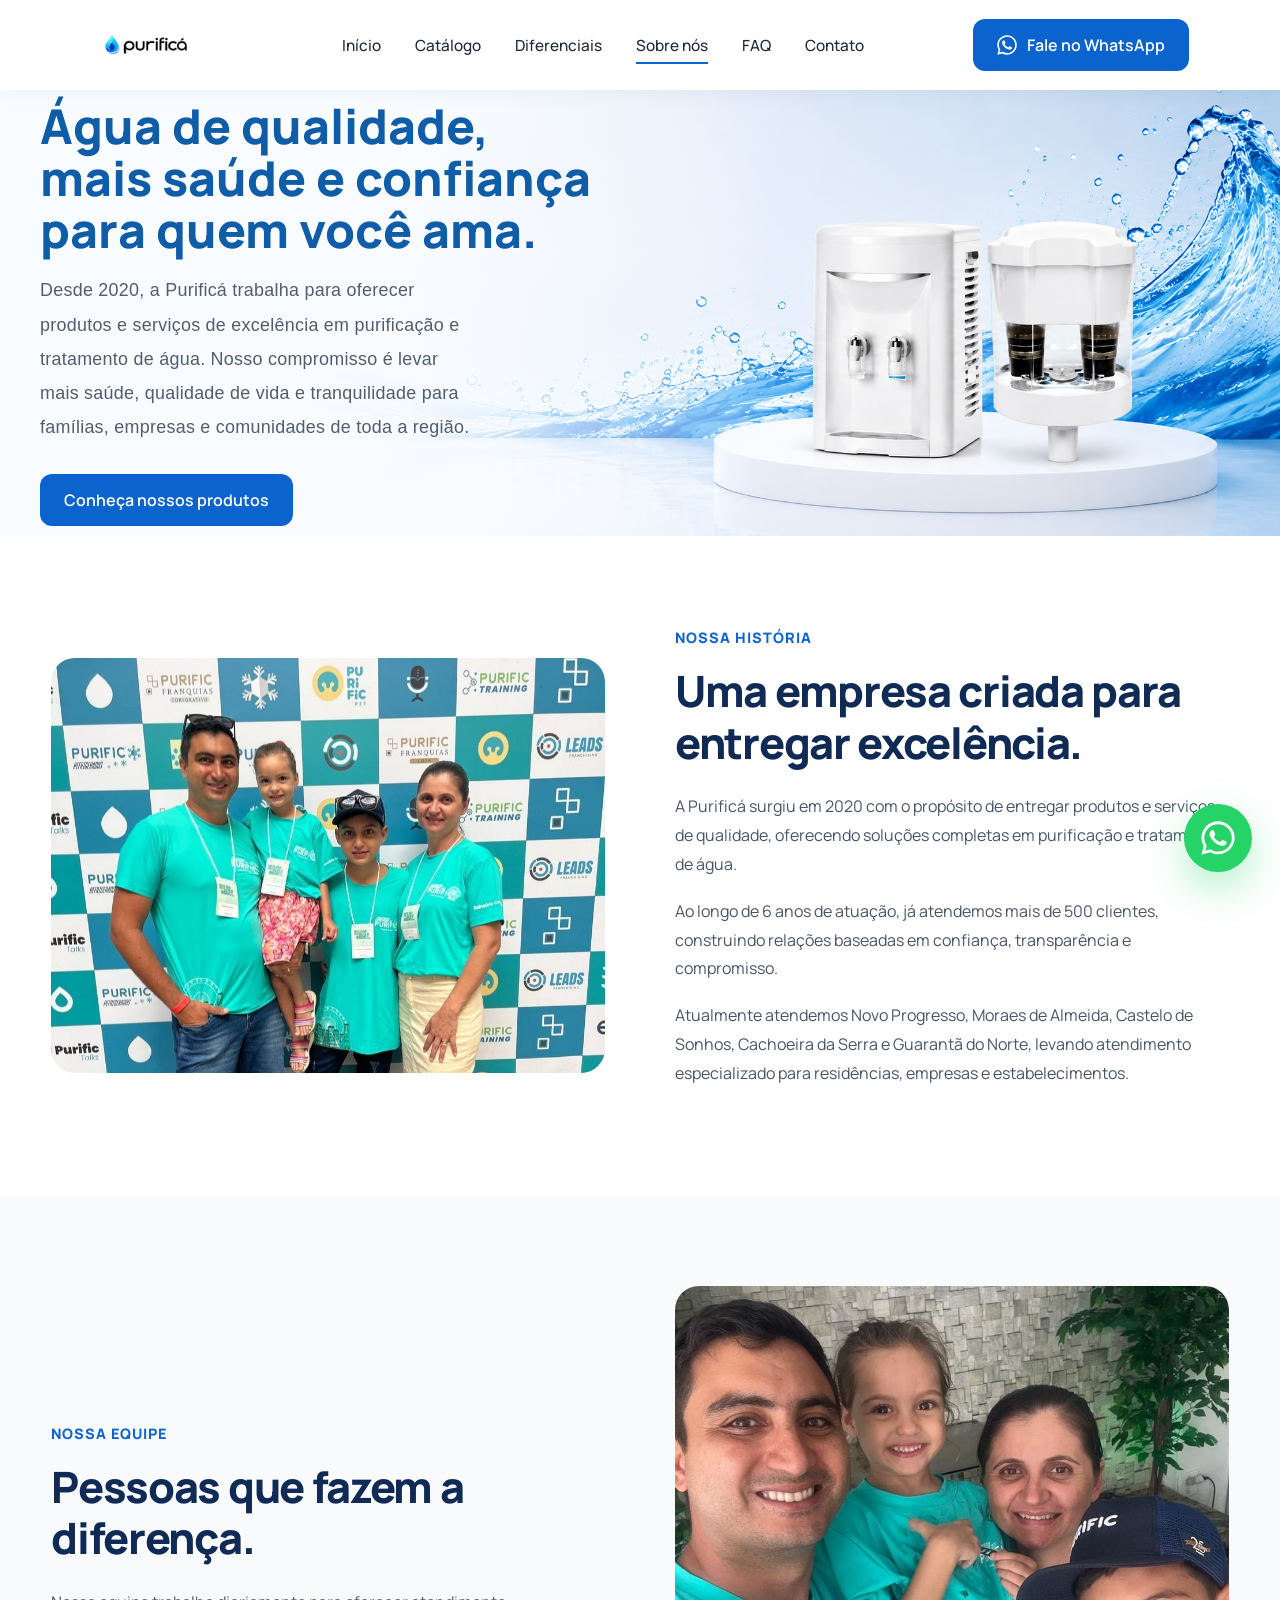
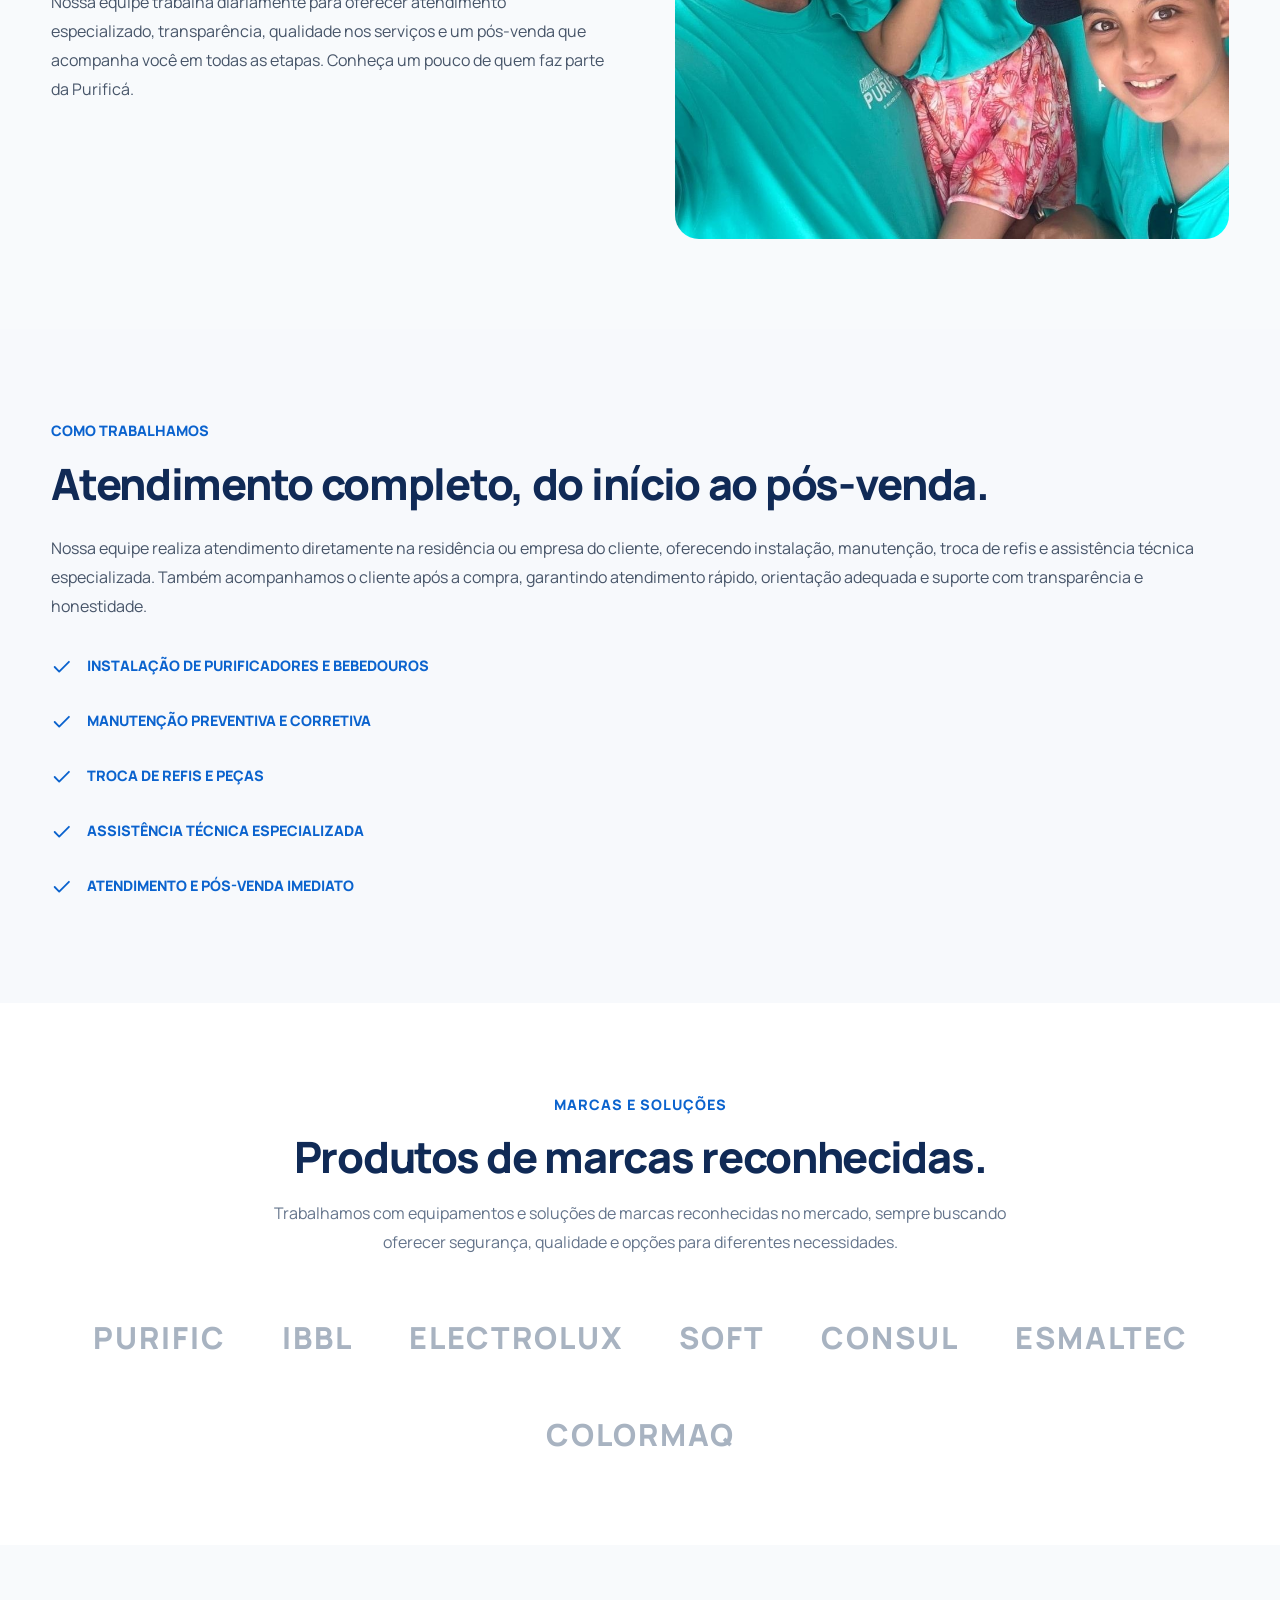
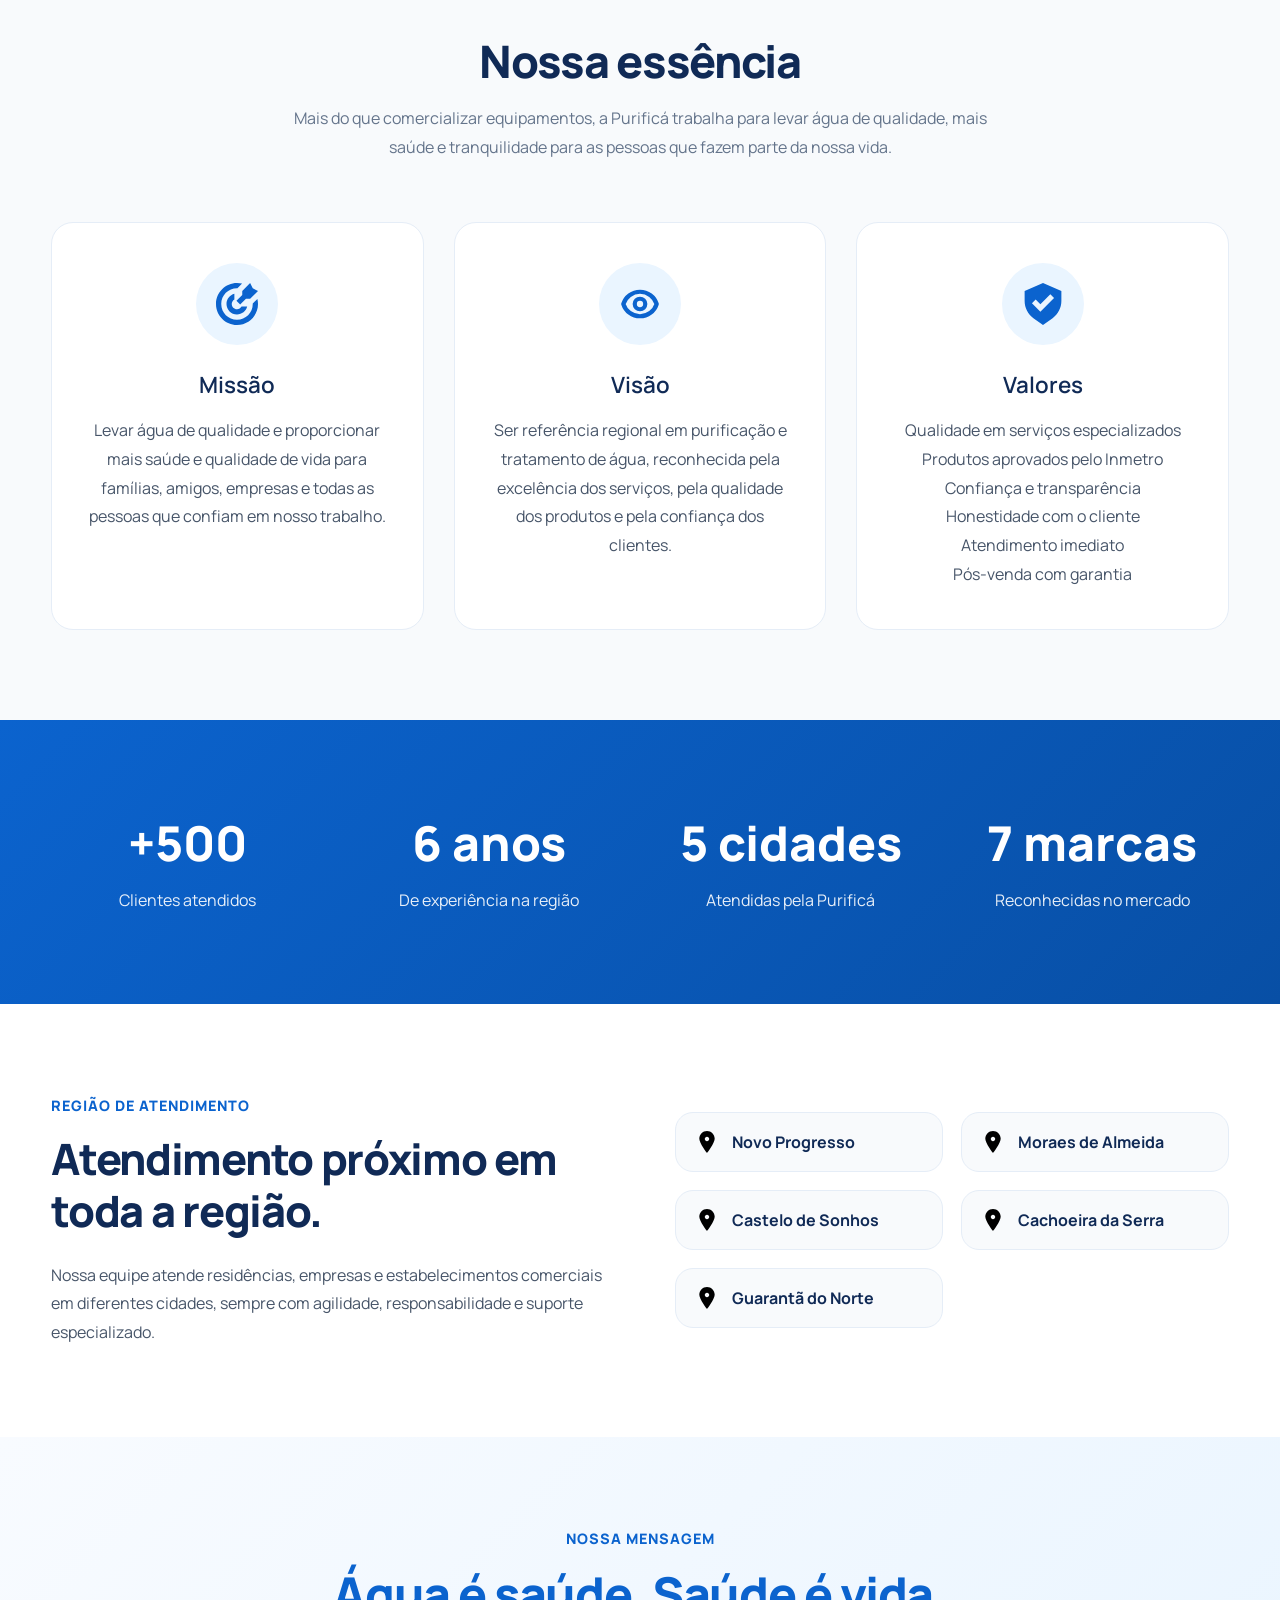
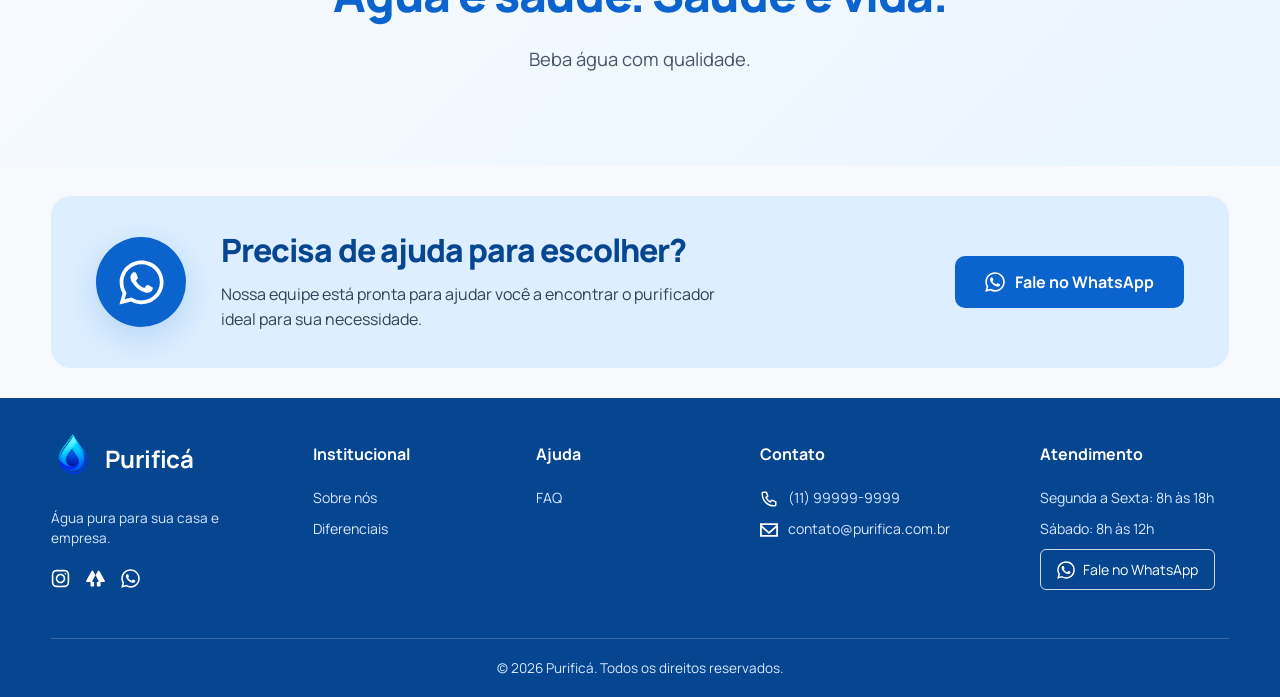
<file: sobre.html>
<!DOCTYPE html>
<html lang="pt-BR">

<head>

<meta charset="UTF-8">

<meta name="viewport" content="width=device-width, initial-scale=1.0">

<title>Sobre nós | Purificá</title>

<link rel="icon" href="assets/images/favicon.ico">

<link rel="stylesheet" href="assets/css/global.css">
<link rel="stylesheet" href="assets/css/components.css">
<link rel="stylesheet" href="assets/css/sobre.css">
<link rel="stylesheet" href="assets/css/cta.css">
<link rel="stylesheet" href="assets/css/footer.css">

</head>

<body>

<div id="navbar"></div>

<main>

<section class="about-hero">

<div class="container">

<div class="about-hero-text">



<h1>

Água de qualidade,
mais saúde e confiança
para quem você ama.

</h1>

<p>

Desde 2020, a Purificá trabalha para oferecer
produtos e serviços de excelência em purificação
e tratamento de água.

Nosso compromisso é levar mais saúde,
qualidade de vida e tranquilidade para famílias,
empresas e comunidades de toda a região.

</p>

<a
href="catalogo.html"
class="btn btn-primary">

Conheça nossos produtos

</a>

</div>



</div>

</section>





<section class="about-history">

<div class="container">

<div class="about-history-image">

<img
class="about-history-img"
src="assets/images/sobre/historia.jpg"
alt="Equipe da Purificá">

</div>

<div class="about-history-text">

<span>

NOSSA HISTÓRIA

</span>

<h2>

Uma empresa criada
para entregar excelência.

</h2>

<p>

A Purificá surgiu em 2020 com o propósito
de entregar produtos e serviços de qualidade,
oferecendo soluções completas em purificação
e tratamento de água.

</p>

<p>

Ao longo de 6 anos de atuação,
já atendemos mais de 500 clientes,
construindo relações baseadas em confiança,
transparência e compromisso.

</p>

<p>

Atualmente atendemos Novo Progresso,
Moraes de Almeida, Castelo de Sonhos,
Cachoeira da Serra e Guarantã do Norte,
levando atendimento especializado
para residências, empresas e estabelecimentos.

</p>

</div>

</div>

</section>

<section class="about-team">

<div class="container">

<div class="about-team-text">

<span>

NOSSA EQUIPE

</span>

<h2>

Pessoas que fazem
a diferença.

</h2>

<p>

Nossa equipe trabalha diariamente para oferecer
atendimento especializado, transparência,
qualidade nos serviços e um pós-venda
que acompanha você em todas as etapas.

Conheça um pouco de quem faz parte
da Purificá.

</p>

</div>

<div class="about-team-gallery">

<img
class="about-team-img"
src="assets/images/sobre/equipe.jpg"
alt="Equipe Purificá">

</div>

</div>

</section>







<section class="about-service">

<div class="container">

<div class="about-service-text">

<span>

COMO TRABALHAMOS

</span>

<h2>

Atendimento completo,
do início ao pós-venda.

</h2>

<p>

Nossa equipe realiza atendimento diretamente
na residência ou empresa do cliente,
oferecendo instalação, manutenção,
troca de refis e assistência técnica especializada.

Também acompanhamos o cliente após a compra,
garantindo atendimento rápido,
orientação adequada e suporte com transparência
e honestidade.

</p>

<ul class="service-list">

<li>

<img
class="service-check"
src="assets/images/diferencas/check2.svg"
alt="">

<span>

Instalação de purificadores e bebedouros

</span>

</li>

<li>

<img
class="service-check"
src="assets/images/diferencas/check2.svg"
alt="">

<span>

Manutenção preventiva e corretiva

</span>

</li>

<li>

<img
class="service-check"
src="assets/images/diferencas/check2.svg"
alt="">

<span>

Troca de refis e peças

</span>

</li>

<li>

<img
class="service-check"
src="assets/images/diferencas/check2.svg"
alt="">

<span>

Assistência técnica especializada

</span>

</li>

<li>

<img
class="service-check"
src="assets/images/diferencas/check2.svg"
alt="">

<span>

Atendimento e pós-venda imediato

</span>

</li>

</ul>



</div>


</div>

</section>





<section class="about-brands">

<div class="container">

<div class="about-brands-header">

<span>

MARCAS E SOLUÇÕES

</span>

<h2>

Produtos de marcas reconhecidas.

</h2>

<p>

Trabalhamos com equipamentos e soluções
de marcas reconhecidas no mercado,
sempre buscando oferecer segurança,
qualidade e opções para diferentes necessidades.

</p>

</div>

<div class="about-brands-grid">

<span>Purific</span>

<span>IBBL</span>

<span>Electrolux</span>

<span>Soft</span>

<span>Consul</span>

<span>Esmaltec</span>

<span>Colormaq</span>

</div>

</div>

</section>

<section class="about-values">

<div class="container">

<h2>

Nossa essência

</h2>

<p class="section-description">

Mais do que comercializar equipamentos,
a Purificá trabalha para levar água de qualidade,
mais saúde e tranquilidade para as pessoas
que fazem parte da nossa vida.

</p>

<div class="values-grid">

<article class="value-card">

<div class="value-icon">

<img
class="value-icon-img"
src="assets/images/diferencas/target.svg"
alt="Missão">

</div>

<h3>

Missão

</h3>

<p>

Levar água de qualidade e proporcionar
mais saúde e qualidade de vida
para famílias, amigos, empresas
e todas as pessoas que confiam
em nosso trabalho.

</p>

</article>





<article class="value-card">

<div class="value-icon">

<img
class="value-icon-img"
src="assets/images/diferencas/eye.svg"
alt="Visão">

</div>

<h3>

Visão

</h3>

<p>

Ser referência regional em purificação
e tratamento de água,
reconhecida pela excelência dos serviços,
pela qualidade dos produtos
e pela confiança dos clientes.

</p>

</article>





<article class="value-card">

<div class="value-icon">

<img
class="value-icon-img"
src="assets/images/diferencas/shield3.svg"
alt="Valores">

</div>

<h3>

Valores

</h3>

<p>

Qualidade em serviços especializados<br>

Produtos aprovados pelo Inmetro<br>

Confiança e transparência<br>

Honestidade com o cliente<br>

Atendimento imediato<br>

Pós-venda com garantia

</p>

</article>

</div>

</div>

</section>





<section class="about-numbers">

<div class="container">

<div class="numbers-grid">

<div class="number-card">

<h3>

+500

</h3>

<p>

Clientes atendidos

</p>

</div>

<div class="number-card">

<h3>

6 anos

</h3>

<p>

De experiência na região

</p>

</div>

<div class="number-card">

<h3>

5 cidades

</h3>

<p>

Atendidas pela Purificá

</p>

</div>

<div class="number-card">

<h3>

7 marcas

</h3>

<p>

Reconhecidas no mercado

</p>

</div>

</div>

</div>

</section>





<section class="about-regions">

<div class="container">

<div class="about-regions-content">

<div class="about-regions-text">

<span>

REGIÃO DE ATENDIMENTO

</span>

<h2>

Atendimento próximo
em toda a região.

</h2>

<p>

Nossa equipe atende residências,
empresas e estabelecimentos comerciais
em diferentes cidades,
sempre com agilidade,
responsabilidade e suporte especializado.

</p>

</div>

<div class="about-regions-list">

<div class="about-region-item">

<img
src="assets/images/icons/pin.svg"
alt="">

<span>

Novo Progresso

</span>

</div>

<div class="about-region-item">

<img
src="assets/images/icons/pin.svg"
alt="">

<span>

Moraes de Almeida

</span>

</div>

<div class="about-region-item">

<img
src="assets/images/icons/pin.svg"
alt="">

<span>

Castelo de Sonhos

</span>

</div>

<div class="about-region-item">

<img
src="assets/images/icons/pin.svg"
alt="">

<span>

Cachoeira da Serra

</span>

</div>

<div class="about-region-item">

<img
src="assets/images/icons/pin.svg"
alt="">

<span>

Guarantã do Norte

</span>

</div>

</div>

</div>

</div>

</section>





<section class="about-message">

<div class="container">

<div class="about-message-content">

<span>

NOSSA MENSAGEM

</span>

<h2>

Água é saúde.
Saúde é vida.

</h2>

<p>

Beba água com qualidade.

</p>

</div>

</div>

</section>





<section class="cta-whatsapp">

<div class="container">

<div class="cta-content">

<div class="cta-icon">

<img
src="assets/images/icons/whatsapp.svg"
alt="WhatsApp">

</div>

<div class="cta-text">

<h2>

Precisa de ajuda para escolher?

</h2>

<p>

Nossa equipe está pronta para ajudar
você a encontrar o purificador ideal
para sua necessidade.

</p>

</div>

<a
href="https://wa.me/5511999999999"
class="cta-button"
target="_blank">

<img
src="assets/images/icons/whatsapp.svg"
alt="WhatsApp">

Fale no WhatsApp

</a>

</div>

</div>

</section>

</main>

<div id="footer"></div>

<a
href="https://wa.me/5511999999999"
class="whatsapp-floating"
target="_blank"
aria-label="WhatsApp">

<img
src="assets/images/icons/whatsapp.svg"
alt="WhatsApp">

</a>

<script src="assets/js/app.js"></script>
<script src="assets/js/navbar.js"></script>
<script src="assets/js/footer.js"></script>

</body>

</html>
</file>
<file: assets/css/global.css>
@import url('https://fonts.googleapis.com/css2?family=Manrope:wght@200;300;400;500;600;700;800&display=swap');

*,
*::before,
*::after{
    margin:0;
    padding:0;
    box-sizing:border-box;
}

:root{

    --primary:#0B63CE;
    --primary-dark:#084FA5;

    --background:#F7F9FC;

    --surface:#FFFFFF;

    --text:#1E293B;

    --text-light:#64748B;

    --border:#E5E7EB;

    --success:#25D366;

    --shadow:0 10px 30px rgba(15,23,42,.08);

    --radius:18px;

    --container:1280px;

}

html{

    scroll-behavior:smooth;

}

body{

    font-family:"Inter",sans-serif;

    background:var(--background);

    color:var(--text);

    -webkit-font-smoothing:antialiased;

    text-rendering:optimizeLegibility;

     font-family: "Manrope", sans-serif;

}

img{

    display:block;

    max-width:100%;

}

a{

    color:inherit;

    text-decoration:none;

}

button{

    font:inherit;

    cursor:pointer;

    border:none;

    background:none;

}

input,
textarea,
select{

    font:inherit;

    outline:none;

}

ul,
ol{

    list-style:none;

}

.container{

    width:min(var(--container),92%);

    margin-inline:auto;

}

section{

    padding:90px 0;

}

h1{

    font-size:clamp(2.8rem,5vw,4.5rem);

    font-weight:800;

    line-height:1.08;

}

h2{

    font-size:clamp(2.4rem,5vw,3.6rem);

    font-weight:800;

    line-height:1.15;

    letter-spacing:-0.03em;

    color:#0F5DA8;

}

h3{

    font-size:1.35rem;

    font-weight:600;

}

p{

    color:var(--text-light);

    line-height:1.7;

}

::-webkit-scrollbar{

    width:10px;

}

::-webkit-scrollbar-track{

    background:#EEF2F7;

}

::-webkit-scrollbar-thumb{

    background:var(--primary);

    border-radius:999px;

}

::-webkit-scrollbar-thumb:hover{

    background:var(--primary-dark);

}

@media(max-width:768px){

    :root{

        --container:100%;

        --radius:16px;

    }

    body{

        font-size:15px;

    }

    .container{

        width:94%;

    }

    section{

        padding:60px 0;

    }

    h1{

        font-size:2.3rem;

        line-height:1.15;

    }

h2{

    font-size:1.8rem;

    color:#0F5DA8;

}

    h3{

        font-size:1.2rem;

    }

    p{

        font-size:.95rem;

        line-height:1.7;

    }

}
</file>
<file: assets/css/components.css>
.navbar{

    width:100%;

    height:90px;

    background:var(--surface);

    position:sticky;

    top:0;

    z-index:1000;

    box-shadow:0 2px 20px rgba(0,0,0,.05);

}

.navbar .container{

    height:100%;

    display:flex;

    align-items:center;

    justify-content:space-between;

    gap:40px;

}

.logo{

    margin-right:auto;

}



.logo img{

    height:72px;

    width:auto;

}

.nav-links{

    display:flex;

    align-items:center;

    justify-content:center;

    gap:34px;

    flex:1;

}

.nav-links a{

    font-size:.96rem;

    font-weight:500;

    color:var(--text);

    white-space:nowrap;

    transition:.25s;

}

.nav-links a:hover{

    color:var(--primary);

}

.nav-links a{

    position:relative;

}


.nav-links a::after{

    content:"";

    position:absolute;

    left:0;

    bottom:-8px;

    width:0;

    height:2px;

    background:var(--primary);

    transition:.25s;

}


.nav-links a:hover::after,
.nav-links a.active::after{

    width:100%;

}

.whatsapp-floating{

    position:fixed;

    right:28px;

    bottom:28px;

    width:68px;

    height:68px;

    display:flex;

    align-items:center;

    justify-content:center;

    border-radius:50%;

    background:#25D366;

    box-shadow:
        0 16px 40px rgba(37,211,102,.35);

    transition:
        transform .25s ease,
        box-shadow .25s ease;

    z-index:999;

}

.whatsapp-floating:hover{

    transform:translateY(-4px) scale(1.06);

    box-shadow:
        0 22px 50px rgba(37,211,102,.45);

}

.whatsapp-floating img{

    width:34px;

    height:34px;

}

.btn{

    display:inline-flex;

    align-items:center;

    justify-content:center;

    gap:10px;

    padding:15px 24px;

    border-radius:12px;

    font-weight:600;

    transition:.25s;

    flex-shrink:0;

}

.btn img{

    width:20px;

    height:20px;

}

.btn svg{

    width:18px;

    height:18px;

    transition:.25s;

}

.btn:hover svg{

    transform:translateX(4px);

}

.btn-primary{

    background:var(--primary);

    color:#fff;

}

.btn-primary:hover{

    background:var(--primary-dark);

    transform:translateY(-2px);

}

.btn-outline{

    background:var(--surface);

    border:1px solid var(--border);

    color:var(--text);

}

.btn-outline:hover{

    border-color:var(--primary);

    color:var(--primary);

}

.section-title{

    text-align:center;

    margin-bottom:14px;

}

.section-description{

    max-width:700px;

    margin:0 auto 55px;

    text-align:center;

}

.card{

    background:var(--surface);

    border-radius:var(--radius);

    box-shadow:var(--shadow);

    transition:.25s;

}

.card:hover{

    transform:translateY(-6px);

}

.badge{

    display:inline-flex;

    align-items:center;

    padding:6px 12px;

    border-radius:999px;

    background:#EDF5FF;

    color:var(--primary);

    font-size:.82rem;

    font-weight:600;

}


@media(max-width:768px){

    .navbar{

        height:78px;

    }

    .navbar .container{

        display:flex;

        align-items:center;

        justify-content:space-between;

        gap:12px;

    }

    .logo{

        margin-right:auto;

    }

    .logo img{

        height:58px;

    }

    .navbar-whatsapp{

        display:none;

    }

    .menu-toggle{

        display:flex;

        flex-direction:column;

        justify-content:center;

        align-items:center;

        gap:5px;

        width:46px;

        height:46px;

        margin-left:auto;

        border:1px solid var(--border);

        border-radius:12px;

        background:var(--surface);

        flex-shrink:0;

    }

    .menu-toggle span{

        width:22px;

        height:2px;

        border-radius:999px;

        background:var(--text);

        transition:.25s;

    }

    .menu-toggle.active span:nth-child(1){

        transform:translateY(7px) rotate(45deg);

    }

    .menu-toggle.active span:nth-child(2){

        opacity:0;

    }

    .menu-toggle.active span:nth-child(3){

        transform:translateY(-7px) rotate(-45deg);

    }

   .whatsapp-floating{

    display:flex;

    position:fixed;

    right:18px;

    bottom:18px;

    width:60px;

    height:60px;

    align-items:center;

    justify-content:center;

    border-radius:50%;

    background:#25D366;

    z-index:1100;

}


.whatsapp-floating img{

    width:30px;

    height:30px;

}

    .nav-links{

        position:fixed;

        top:0;

        left:-320px;

        width:300px;

        max-width:85vw;

        height:100vh;

        padding:95px 24px 24px;

        display:flex;

        flex-direction:column;

        align-items:flex-start;

        justify-content:flex-start;

        gap:20px;

        background:var(--surface);

        box-shadow:12px 0 40px rgba(0,0,0,.18);

        transition:left .3s ease;

        z-index:1001;

    }

    .nav-links.active{

        left:0;

    }

    .nav-links a{

        width:100%;

        padding:8px 0;

        font-size:1rem;

    }

    .section-title{

        margin-bottom:10px;

    }

    .section-description{

        margin:0 auto 40px;

    }

}
</file>
<file: assets/css/home.css>
.hero{

    background:
        linear-gradient(
            90deg,
            #F8FBFF 0%,
            rgba(248,251,255,.98) 25%,
            rgba(248,251,255,.88) 36%,
            rgba(248,251,255,.50) 48%,
            rgba(248,251,255,.12) 60%,
            rgba(248,251,255,0) 72%
        ),
        url("../images/banners/banner-home.png");

    background-size:cover;

    background-position:center center;

    background-repeat:no-repeat;

    overflow:hidden;

    padding:10px 0;

}

.hero-content{

    width:100%;

    max-width:1200px;

    min-height:420px;

    margin:0 auto;

    display:flex;

    align-items:center;

}

.hero-text{

    width:100%;

    max-width:560px;

    display:flex;

    flex-direction:column;

    align-items:flex-start;

    justify-content:center;

    position:relative;

    z-index:2;

}

.hero-badge{

    display:inline-flex;

    align-items:center;

    padding:10px 18px;

    margin-bottom:20px;

    border-radius:999px;

    background:#EAF4FF;

    color:var(--primary);

    font-size:.88rem;

    font-weight:700;

}

.hero-text h1{

    max-width:570px;

    margin:0 0 18px;

    color:#0F5DA8;

    font-size:3rem;

    line-height:1.08;

    font-weight:800;

}

.hero-text p{

    max-width:430px;

    margin:0 0 30px;

    color:#1F2937;

    font-size:1rem;

    line-height:1.7;

}

.hero-buttons{

    display:flex;

    align-items:center;

    gap:16px;

}





/* BENEFÍCIOS */

.benefits{

    padding:60px 0;

    background:#F1F5F9;

}

.benefits-grid{

    display:grid;

    grid-template-columns:repeat(4,minmax(0,1fr));

    gap:30px;

}

.benefit-card{

    position:relative;

    min-width:0;

}

.benefit-card:not(:last-child)::after{

    content:"";

    position:absolute;

    top:10%;

    right:-15px;

    width:1px;

    height:80%;

    background:#DDE5EF;

}

.benefit-icon{

    display:flex;

    align-items:center;

    justify-content:center;

    margin-bottom:16px;

}

.benefit-icon img{

    width:38px;

    height:38px;

    display:block;

    object-fit:contain;

}

.benefit-info{

    display:flex;

    flex-direction:column;

    gap:8px;

}

.benefit-info h3{

    margin:0;

    color:#0B63CE;

    font-size:1.15rem;

    font-weight:700;

    text-align:center;

}

.benefit-info p{

    margin:0;

    color:var(--text-light);

    font-size:.9rem;

    line-height:1.5;

    text-align:center;

}






.categories{

    padding:70px 0 40px;

}

.categories-grid{

    display:flex;

    flex-wrap:wrap;

    align-items:flex-start;

    justify-content:center;

    gap:80px;

}

.category-item{

    display:flex;

    flex-direction:column;

    align-items:center;

    justify-content:center;

    text-align:center;

    cursor:pointer;

    transition:
        transform .35s ease;

}

.category-circle{

    width:150px;

    height:150px;

    display:flex;

    align-items:center;

    justify-content:center;

    overflow:hidden;

    border-radius:50%;

    background:
        linear-gradient(
            135deg,
            #EDF6FF,
            #C8E2FF
        );

    box-shadow:
        0 8px 20px rgba(11,99,206,.08);

    transition:
        box-shadow .35s ease,
        transform .35s ease;

}

.category-circle img{

    width:270%;

    height:270%;

    display:block;

    object-fit:contain;

    transition:
        transform .35s ease;

}

.category-item span{

    margin-top:18px;

    color:var(--text);

    font-size:1rem;

    font-weight:700;

    transition:
        color .25s ease;

}

.category-item:hover{

    transform:translateY(-8px);

}

.category-item:hover .category-circle{

    box-shadow:
        0 18px 35px rgba(11,99,206,.18);

}

.category-item:hover .category-circle img{

    transform:scale(1.08);

}

.category-item:hover span{

    color:var(--primary);

}



.catalog-preview{

    padding:30px 0;

}

.catalog-preview h2{

    margin:0 0 16px;

    text-align:center;

}

.catalog-preview > .container > p{

    max-width:650px;

    margin:0 auto 55px;

    color:var(--text-light);

    line-height:1.7;

    text-align:center;

}

@media(max-width:1100px){

    .benefits-grid{

        grid-template-columns:repeat(2,1fr);

    }

}
@media(max-width:768px){

    .hero{

        background:
            linear-gradient(
                180deg,
                rgba(248,251,255,.97) 0%,
                rgba(248,251,255,.92) 48%,
                rgba(248,251,255,.65) 72%,
                rgba(248,251,255,.18) 100%
            ),
            url("../images/banners/banner-home.png");

        background-size:cover;

        background-position:68% center;

        background-repeat:no-repeat;

        padding:30px 0;

    }

    .hero-content{

        min-height:500px;

    }

    .hero-text{

        max-width:100%;

    }

    .hero-text h1{

        max-width:320px;

        font-size:2.2rem;

    }

    .hero-text p{

        max-width:300px;

        margin-bottom:24px;

    }

    .hero-buttons{

        width:100%;

    }

    .hero-buttons .btn{

        width:100%;

        justify-content:center;

    }



.categories{
    position:relative;
}

.categories::after{

    content:"";

    position:absolute;

    top:0;
    right:0;

    width:40px;
    height:100%;

    pointer-events:none;

    background:linear-gradient(
        to left,
        #fff,
        rgba(255,255,255,0)
    );

}

    .categories .container{

        max-width:none;

        padding:0;

    }

    .categories-grid{

        display:flex;

        flex-wrap:nowrap;

        align-items:flex-start;

        justify-content:flex-start;

        gap:20px;

        width:100%;

        overflow-x:auto;

        overflow-y:hidden;

        scroll-snap-type:x proximity;

        -webkit-overflow-scrolling:touch;

        scrollbar-width:none;

        padding:0 20px 12px;

    }

    .categories-grid::-webkit-scrollbar{

        display:none;

    }

    .category-item{

        flex:0 0 110px;

        min-width:110px;

        display:flex;

        flex-direction:column;

        align-items:center;

        justify-content:flex-start;

        scroll-snap-align:start;

    }

    .category-circle{

        width:90px;

        height:90px;

        flex-shrink:0;

    }

    .category-circle img{

        width:270%;

        height:270%;

    }

    .category-item span{

        margin-top:12px;

        font-size:.85rem;

        white-space:nowrap;

    }



    /* BENEFÍCIOS ARRASTÁVEIS */

    .benefits{

        padding:25px 0;

        overflow:hidden;

    }

    .benefits-grid{

        display:flex;

        flex-wrap:nowrap;

        justify-content:flex-start;

        gap:16px;

        overflow-x:auto;

        overflow-y:hidden;

        scroll-snap-type:x proximity;

        -webkit-overflow-scrolling:touch;

        padding:0 10px;

        scrollbar-width:none;

    }

    .benefits-grid::-webkit-scrollbar{

        display:none;

    }

    .benefit-card{

        flex:0 0 280px;

        scroll-snap-align:start;

    }

    .benefit-card::after{

        display:none;

    }

    .benefit-icon img{

        width:34px;

        height:34px;

    }

    .benefit-info h3{

        font-size:.95rem;

    }

    .benefit-info p{

        font-size:.82rem;

    }

    .catalog-preview{

        padding:60px 0;

    }

    .catalog-preview > .container > p{

        margin-bottom:35px;

        font-size:.9rem;

    }

}

@media(max-width:480px){

    .hero-text h1{

        font-size:2rem;

    }

    .categories-grid{

        gap:16px;

        padding-left:16px;

        padding-right:16px;

    }

    .category-item{

        flex-basis:105px;

        min-width:105px;

    }

    .category-circle{

        width:95px;

        height:95px;

    }

    .category-circle img{

        width:260%;

        height:260%;

    }

    .category-item span{

        font-size:.9rem;

    }

}
</file>
<file: assets/css/catalogo-products.css>
.products-grid{

    display:grid;

    grid-template-columns:repeat(auto-fill,minmax(270px,1fr));

    gap:28px;

}


.btn-buy{

    width:100%;

    height:50px;

    display:flex;

    align-items:center;

    justify-content:center;

    background:#0B63CE;

    color:#fff;

    border:none;

    border-radius:12px;

    font-weight:700;

    transition:.25s;

}


.btn-buy:hover{

    background:#084FA5;

    transform:translateY(-2px);

}


.product-card{

    position:relative;

    background:#fff;

    border:1px solid var(--border);

    border-radius:20px;

    overflow:hidden;

    transition:.25s;

    display:flex;

    flex-direction:column;

    text-decoration:none;

    color:inherit;

}

.product-card:hover{

    transform:translateY(-5px);

    box-shadow:var(--shadow);

}


.product-badge{

    position:absolute;

    top:16px;

    left:16px;

    z-index:5;

    background:var(--primary);

    color:#fff;

    font-size:.75rem;

    font-weight:700;

    padding:6px 12px;

    border-radius:999px;

}


.product-image{

    height:250px;

    display:flex;

    align-items:center;

    justify-content:center;

    padding:24px;

    background:#fff;

    border-bottom:1px solid #EEF2F6;

}


.product-image img{

    width:100%;

    height:100%;

    object-fit:contain;

    transition:.3s;

}


.product-card:hover .product-image img{

    transform:scale(1.05);

}

.product-info{

    display:flex;

    flex-direction:column;

    flex:1;

    gap:12px;

    padding:22px;

}


.product-category{

    color:var(--primary);

    font-size:.78rem;

    font-weight:700;

    letter-spacing:.5px;

    text-transform:uppercase;

}


.product-info h3{

    margin:0;

    font-size:1.15rem;

    line-height:1.4;

    color:var(--text);

}


.product-info p{

    margin:0;

    color:#6C757D;

    font-size:.94rem;

    line-height:1.6;

}


.product-price{

    display:flex;

    flex-direction:column;

    gap:4px;

    margin-top:auto;

    padding-top:10px;

}


.product-old-price{

    color:#999;

    font-size:.9rem;

    text-decoration:line-through;

}


.product-current-price{

    color:var(--primary);

    font-size:2rem;

    font-weight:800;

    line-height:1;

}


.product-installments{

    color:#666;

    font-size:.9rem;

}


.product-actions{

    margin-top:auto;

    padding:0 22px 22px;

    display:flex;

    gap:10px;

}


.product-actions .btn{

    flex:1;

    justify-content:center;

}


.btn-outline{

    background:#fff;

    border:1px solid var(--primary);

    color:var(--primary);

}


.btn-outline:hover{

    background:#F2F8FF;

}


.btn-whatsapp{

    background:#25D366;

    color:#fff;

}


.btn-whatsapp:hover{

    background:#20B65A;

}



@media(max-width:768px){


    .products-grid{

        grid-template-columns:repeat(2,1fr);

        gap:16px;

    }


    .product-card{

        border-radius:14px;

    }


    .product-badge{

        top:10px;

        left:10px;

        padding:5px 10px;

        font-size:.68rem;

    }


    .product-image{

        height:170px;

        padding:16px;

    }


    .product-info{

        padding:16px;

        gap:8px;

    }


    .product-category{

        font-size:.7rem;

    }


    .product-info h3{

        font-size:1rem;

        line-height:1.35;

    }


    .product-info p{

        display:none;

    }


    .product-current-price{

        font-size:1.4rem;

    }


    .product-installments{

        font-size:.75rem;

    }


.product-actions{

    padding:0 16px 16px;

    margin-top:auto;

}


    .product-actions .btn{

        width:100%;

        padding:10px;

        font-size:.85rem;

    }

}
</file>
<file: assets/css/cta.css>
.cta-whatsapp{

    padding:30px 0;

}


.cta-content{

    background:#DCEEFF;

    border-radius:20px;

    padding:35px 45px;

    display:flex;

    align-items:center;

    justify-content:space-between;

    gap:35px;

}


.cta-icon{

    width:90px;

    height:90px;

    border-radius:50%;

    background:#0B63CE;

    display:flex;

    align-items:center;

    justify-content:center;

    flex-shrink:0;

    box-shadow:0 10px 30px rgba(11,99,206,.18);

}



.cta-icon img{

    width:45px;

    height:45px;

    filter:brightness(0) invert(1);

}



.cta-text{

    flex:1;

}



.cta-text h2{

    margin:0 0 12px;

    color:#06458F;

    font-size:2rem;

    line-height:1.2;

}



.cta-text p{

    margin:0;

    max-width:500px;

    color:#334155;

    line-height:1.6;

}



.cta-button{

    display:flex;

    align-items:center;

    justify-content:center;

    gap:10px;

    padding:15px 30px;

    background:#0B63CE;

    color:#fff;

    border-radius:10px;

    font-weight:700;

    white-space:nowrap;

    transition:.25s;

}



.cta-button:hover{

    background:#084FA5;

    transform:translateY(-3px);

}



.cta-button img{

    width:20px;

    height:20px;

    filter:brightness(0) invert(1);

}







@media(max-width:768px){


    .cta-whatsapp{

        padding:40px 0;

    }



    .cta-content{

        flex-direction:column;

        text-align:center;

        padding:30px 20px;

        gap:20px;

    }



    .cta-icon{

        width:70px;

        height:70px;

    }



    .cta-icon img{

        width:35px;

        height:35px;

    }



    .cta-text h2{

        font-size:1.45rem;

    }



    .cta-text p{

        font-size:.9rem;

    }



    .cta-button{

        width:100%;

    }


}
</file>
<file: assets/css/home-info.css>
.home-info{

    padding:30px 0;

}



.home-info-grid{

    display:grid;

    grid-template-columns:1fr 1fr 1.7fr .9fr;

    gap:10px;

    align-items:stretch;

}





.info-card{

    background:#fff;

    border:1px solid #DDE5EF;

    border-radius:12px;

    padding:22px;

    display:flex;

    flex-direction:column;

    min-height:380px;

}



.info-card h3{

    color:#073B7A;

    font-size:1.1rem;

    margin:0 0 18px;

}



.info-card p{

    color:#64748B;

    font-size:.9rem;

    line-height:1.6;

    margin:0;

}



/* BOTÃO */

.info-button{

    margin-top:auto;

    display:flex;

    align-items:center;

    justify-content:center;

    gap:10px;

    width:max-content;

    border:1px solid #0B63CE;

    color:#0B63CE;

    padding:10px 16px;

    border-radius:6px;

    font-size:.85rem;

    font-weight:600;

    transition:.25s;

}



.info-button:hover{

    background:#F1F7FF;

}



/* DIFERENCIAIS */

.info-card ul{

    display:flex;

    flex-direction:column;

    gap:16px;

    padding:0;

    margin:0;

    list-style:none;

}



.info-card li{

    display:flex;

    align-items:center;

    gap:12px;

    color:#334155;

    font-size:.9rem;

}



.info-card li img{

    width:24px;

    height:24px;

}



/* FAQ */

.faq-item{

    display:block;

    padding:14px 0;

    border-bottom:1px solid #E5E7EB;

    cursor:pointer;

}



.faq-question{

    display:flex;

    align-items:center;

    justify-content:space-between;

    gap:20px;

    color:#073B7A;

    font-size:.95rem;

}



.faq-question span:last-child{

    color:#0B63CE;

    font-size:1.2rem;

    flex-shrink:0;

}



.faq-answer{

    max-height:0;

    overflow:hidden;

    opacity:0;

    color:#64748B;

    font-size:.85rem;

    line-height:1.5;

    transition:.3s ease;

}



.faq-item.active .faq-answer{

    max-height:100px;

    opacity:1;

    margin-top:12px;

}



/* IMAGEM */

.info-image{

    border-radius:12px;

    overflow:hidden;

    height:380px;

}



.info-image img{

    width:100%;

    height:100%;

    object-fit:cover;

}




@media(max-width:1100px){


    .home-info-grid{

        grid-template-columns:1fr 1fr;

        gap:16px;

    }


    .info-image{

        grid-column:span 2;

        height:300px;

    }


}





/* CELULAR */

@media(max-width:900px){


    .home-info{

        padding:45px 0;

    }


    .home-info-grid{

        display:flex;

        flex-direction:column;

        gap:18px;

    }



    .info-card{

        min-height:auto;

        padding:20px;

        border-radius:16px;

    }



    .info-card h3{

        font-size:1.05rem;

    }



    .info-card p{

        font-size:.88rem;

    }



    .info-button{

        width:100%;

        margin-top:25px;

        padding:12px;

    }



    .faq-question{

        font-size:.9rem;

    }



    .faq-answer{

        font-size:.82rem;

    }



    /* REMOVE IMAGEM NO CELULAR */

    .info-image{

        display:none;

    }


}
</file>
<file: assets/css/footer.css>
.brands{

    padding:45px 0 35px;

    background:#fff;

    text-align:center;

}


.brands h3{

    color:#073B7A;

    font-size:1rem;

    font-weight:700;

    margin-bottom:35px;

}



.brands-grid{

    display:flex;

    align-items:center;

    justify-content:center;

    flex-wrap:wrap;

    gap:55px;

}



.brands-grid img{

    max-width:130px;

    max-height:45px;

    object-fit:contain;

    opacity:.8;

    transition:.25s;

}



.brands-grid img:hover{

    opacity:1;

    transform:translateY(-3px);

}



.footer{

    background:#06458F;

    color:#fff;

    padding:45px 0 20px;

}



.footer-grid{

    display:grid;

    grid-template-columns:1.2fr 1fr 1fr 1.3fr 1fr;

    gap:35px;

    align-items:start;

}



.footer-brand img{

    width:85px;

    height:auto;

    margin-bottom:15px;

}



.footer-brand p{

    color:#D9E8FF;

    font-size:.9rem;

    line-height:1.6;

    margin:0;

}



.footer-social{

    display:flex;

    align-items:center;

    gap:15px;

    margin-top:20px;

}



.footer-social a{

    display:flex;

}



.footer-social img{

    width:20px;

    height:20px;

}



.footer-social img,
.footer-contact-item img,
.footer-whatsapp img{

    filter:brightness(0) invert(1);

}



.footer-column{

    display:flex;

    flex-direction:column;

    gap:10px;

}



.footer-column h4{

    color:#fff;

    font-size:1rem;

    margin:0 0 12px;

}



.footer-column a,

.footer-column p{

    color:#D9E8FF;

    font-size:.88rem;

    line-height:1.5;

    margin:0;

    transition:.25s;

}



.footer-column a:hover{

    color:#fff;

}



.footer-contact-item{

    display:flex;

    align-items:flex-start;

    gap:10px;

    color:#D9E8FF;

    font-size:.88rem;

    line-height:1.5;

}



.footer-contact-item img{

    width:18px;

    height:18px;

    margin-top:3px;

    flex-shrink:0;

}



.footer-whatsapp{

    display:flex;

    align-items:center;

    justify-content:center;

    gap:8px;

    width:max-content;

    border:1px solid rgba(255,255,255,.8);

    border-radius:6px;

    padding:9px 16px;

    color:#fff!important;

    font-size:.85rem;

    margin-top:10px;

    transition:.25s;

}



.footer-whatsapp:hover{

    background:#fff;

    color:#06458F!important;

}



.footer-whatsapp img{

    width:18px;

    height:18px;

}



.footer-bottom{

    text-align:center;

    margin-top:35px;

    padding-top:20px;

    border-top:1px solid rgba(255,255,255,.2);

    color:#D9E8FF;

    font-size:.85rem;

}


.footer-logo{

    display:flex;

    align-items:center;

    gap:12px;

    margin-top:-10px;

    margin-bottom:18px;

}

.footer-logo span{

    color:#fff;

    font-size:1.5rem;

    font-weight:700;

    letter-spacing:-.3px;

    line-height:1;

    transform:translateY(-2px);

}



.footer-logo img{

    width:42px;

    height:42px;

    object-fit:contain;

}



.footer-logo span{

    color:#fff;

    font-size:1.45rem;

    font-weight:700;

    letter-spacing:-.3px;

}



.footer-brand p{

    max-width:220px;

    color:#D9E8FF;

    font-size:.85rem;

    line-height:1.5;

    margin-bottom:18px;

}



.footer-social{

    display:flex;

    align-items:center;

    gap:16px;

}



.footer-social img{

    width:19px;

    height:19px;

}


.footer-logo span{

    color:#fff;

    font-size:1.5rem;

    font-weight:700;

}

@media(max-width:1100px){


    .footer-grid{

        grid-template-columns:repeat(3,1fr);

        gap:30px;

    }


}



@media(max-width:768px){


    .brands{

        padding:35px 0;

    }


    .brands-grid{

        display:grid;

        grid-template-columns:repeat(2,1fr);

        gap:30px;

    }


    .brands-grid img{

        max-width:110px;

        margin:auto;

    }


    .footer{

        padding:40px 0 20px;

    }


    .footer-grid{

        grid-template-columns:1fr;

        gap:30px;

    }


    .footer-brand img{

        width:80px;

    }


    .footer-column h4{

        font-size:.95rem;

    }


    .footer-column a,

    .footer-column p,

    .footer-contact-item{

        font-size:.85rem;

    }


    .footer-whatsapp{

        width:100%;

    }


    .footer-bottom{

        font-size:.8rem;

        margin-top:25px;

    }


}
</file>
<file: assets/css/catalogo.css>
.catalog-page{

    padding:40px 0 90px;

    background:#F8FAFC;

}



.breadcrumb{

    display:flex;

    align-items:center;

    gap:10px;

    margin-bottom:32px;

    font-size:.95rem;

}



.breadcrumb a{

    color:var(--text-light);

    transition:.25s;

}



.breadcrumb a:hover{

    color:var(--primary);

}



.breadcrumb span{

    color:#B8C1CC;

}



.breadcrumb p{

    color:var(--primary);

    font-weight:600;

}





.catalog-layout{

    display:grid;

    grid-template-columns:280px 1fr;

    grid-template-areas:

    "banner banner"

    "sidebar content";

    gap:40px;

    align-items:start;

}





.catalog-banner{

    grid-area:banner;

}





.sidebar{

    grid-area:sidebar;

}





.catalog-content{

    grid-area:content;

    display:flex;

    flex-direction:column;

    gap:36px;

}





.catalog-header{

    display:flex;

    align-items:center;

    justify-content:space-between;

    gap:30px;

    padding-bottom:24px;

    border-bottom:1px solid var(--border);

}





.catalog-header h2{

    margin:0 0 8px;

}





.catalog-header p{

    margin:0;

    color:var(--text-light);

}





.catalog-sort{

    position:relative;

    display:flex;

    flex-direction:column;

    align-items:flex-end;

    gap:8px;

}





.catalog-sort p{

    margin:0;

    font-size:.85rem;

    color:var(--text-light);

    font-weight:600;

}





.sort-toggle{

    display:flex;

    align-items:center;

    justify-content:space-between;

    gap:16px;

    width:220px;

    height:44px;

    padding:0 16px;

    background:#fff;

    border:1px solid var(--border);

    border-radius:12px;

    color:var(--text);

    cursor:pointer;

}





.sort-toggle img{

    width:14px;

}





.sort-menu{

    position:absolute;

    top:calc(100% + 8px);

    right:0;

    width:220px;

    padding:8px;

    background:#fff;

    border:1px solid var(--border);

    border-radius:14px;

    box-shadow:0 18px 40px rgba(15,23,42,.12);

    display:flex;

    flex-direction:column;

    gap:4px;

    opacity:0;

    visibility:hidden;

    transform:translateY(-8px);

    transition:.2s;

    z-index:100;

}





.catalog-sort.open .sort-menu{

    opacity:1;

    visibility:visible;

    transform:translateY(0);

}





.sort-menu button{

    height:40px;

    padding:0 14px;

    border:none;

    border-radius:10px;

    background:transparent;

    text-align:left;

    cursor:pointer;

}





.sort-menu button:hover{

    background:#F3F7FC;

    color:var(--primary);

}





.sort-menu button.active{

    background:rgba(11,99,206,.1);

    color:var(--primary);

    font-weight:700;

}





.catalog-empty{

    display:flex;

    flex-direction:column;

    align-items:center;

    justify-content:center;

    text-align:center;

    padding:80px 20px;

    border:2px dashed var(--border);

    border-radius:20px;

}





.catalog-empty h3{

    margin:20px 0 10px;

}





.catalog-empty p{

    margin:0;

    color:var(--text-light);

}





.catalog-pagination{

    display:flex;

    justify-content:center;

    gap:12px;

    margin-top:20px;

}





.catalog-pagination button{

    width:46px;

    height:46px;

    border:none;

    border-radius:12px;

    background:#fff;

    box-shadow:var(--shadow);

    cursor:pointer;

}





.catalog-pagination button.active{

    background:var(--primary);

    color:#fff;

}





@media(max-width:1100px){


    .catalog-layout{

        grid-template-columns:1fr;

        grid-template-areas:

        "banner"

        "sidebar"

        "content";

        gap:30px;

    }


}





@media(max-width:768px){


    .catalog-page{

        padding:24px 0 50px;

    }



    .breadcrumb{

        margin-bottom:20px;

        font-size:.82rem;

    }



    .catalog-layout{

        display:flex;

        flex-direction:column;

        gap:25px;

    }



    .catalog-header{

        flex-direction:column;

        align-items:stretch;

        gap:16px;

    }



    .catalog-header h2{

        font-size:1.8rem;

    }



    .catalog-sort{

        width:100%;

        align-items:stretch;

    }



    .catalog-sort p{

        display:none;

    }



    .sort-toggle{

        width:100%;

    }



    .sort-menu{

        position:fixed;

        top:0;

        left:-320px;

        width:300px;

        height:100vh;

        padding:24px;

        border-radius:0;

        overflow-y:auto;

        transition:.3s;

    }



    .catalog-sort.open .sort-menu{

        left:0;

    }



    .catalog-pagination{

        flex-wrap:wrap;

    }



    .catalog-pagination button{

        width:42px;

        height:42px;

    }


}
</file>
<file: assets/css/catalogo-sidebar.css>
.sidebar{

    grid-area:sidebar;

    position:relative;

    display:flex;

    flex-direction:column;

    gap:28px;

    background:var(--surface);

    border:1px solid var(--border);

    border-radius:18px;

    padding:28px;

    box-shadow:var(--shadow);

    height:max-content;

}

.sidebar h3{

    margin:0;

    font-size:1.4rem;

    font-weight:700;

    color:var(--text);

    padding-bottom:18px;

    border-bottom:1px solid var(--border);

}

.filter-group{

    display:flex;

    flex-direction:column;

    gap:14px;

}

.filter-group h4{

    margin:0;

    font-size:1rem;

    font-weight:600;

    color:var(--text);

}

.filter-group label{

    display:flex;

    align-items:center;

    gap:12px;

    font-size:.95rem;

    color:var(--text-light);

    cursor:pointer;

    transition:.2s;

}

.filter-group label:hover{

    color:var(--primary);

}

.filters-toggle{

    display:none;

}

.filter-group input[type="checkbox"]{

    appearance:none;

    -webkit-appearance:none;

    width:18px;

    height:18px;

    border:2px solid #C8D0DA;

    border-radius:5px;

    background:#fff;

    cursor:pointer;

    position:relative;

    flex-shrink:0;

    transition:.2s;

}

.filter-group input[type="checkbox"]:hover{

    border-color:var(--primary);

}

.filter-group input[type="checkbox"]:checked{

    background:var(--primary);

    border-color:var(--primary);

}

.filter-group input[type="checkbox"]:checked::after{

    content:"";

    position:absolute;

    left:5px;

    top:1px;

    width:4px;

    height:8px;

    border:solid #fff;

    border-width:0 2px 2px 0;

    transform:rotate(45deg);

}

.filter-group input[type="range"]{

    width:100%;

    margin-top:6px;

    accent-color:var(--primary);

    cursor:pointer;

}

.filter-group input[type="range"]::-webkit-slider-thumb{

    cursor:pointer;

}

.filter-group select{

    width:100%;

    height:46px;

    padding:0 14px;

    border:1px solid var(--border);

    border-radius:12px;

    background:#fff;

    color:var(--text);

    outline:none;

}

.filter-group select:focus{

    border-color:var(--primary);

}

.filter-search:focus{

    border-color:var(--primary);

    box-shadow:0 0 0 4px rgba(11,99,206,.08);

}

.filter-divider{

    width:100%;

    height:1px;

    background:var(--border);

}

.filter-price{

    display:flex;

    justify-content:space-between;

    margin-top:8px;

    color:#94A3B8;

    font-size:.9rem;

}

.filter-reset{

    width:100%;

    height:48px;

    border:none;

    border-radius:12px;

    background:#EEF5FF;

    color:var(--primary);

    font-weight:700;

    cursor:pointer;

    transition:.25s;

}

.filter-reset:hover{

    background:var(--primary);

    color:#fff;

}

@media(max-width:768px){

    .filters-toggle{

        display:flex;

        align-items:center;

        justify-content:center;

        gap:10px;

        min-width:150px;

        height:46px;

        padding:0 18px;

        border:1px solid var(--border);

        border-radius:12px;

        background:#fff;

        color:var(--text);

        cursor:pointer;

    }

    .filters-toggle img{

        width:18px;

        height:18px;

    }

    .sidebar{

        position:fixed;

        top:0;

        left:-320px;

        width:300px;

        max-width:85vw;

        height:100vh;

        margin:0;

        padding:24px;

        display:flex;

        flex-direction:column;

        gap:28px;

        border:none;

        border-radius:0;

        background:#fff;

        box-shadow:12px 0 40px rgba(0,0,0,.18);

        overflow-y:auto;

        transition:left .3s ease;

        z-index:1000;

    }

    .sidebar.open{

        left:0;

    }

    .sidebar h3{

        font-size:1.25rem;

        padding-bottom:16px;

    }

    .filter-group{

        gap:12px;

    }

    .filter-group h4{

        font-size:.95rem;

    }

    .filter-group label{

        gap:10px;

        font-size:.9rem;

    }

    .filter-group input[type="checkbox"]{

        width:16px;

        height:16px;

    }

    .filter-group input[type="checkbox"]:checked::after{

        left:4px;

        top:1px;

        width:3px;

        height:7px;

    }

    .filter-group select{

        height:44px;

        font-size:.9rem;

    }

    .filter-price{

        font-size:.85rem;

    }

    .filter-reset{

        height:46px;

        font-size:.9rem;

    }

    .sidebar-overlay{

        position:fixed;

        inset:0;

        background:rgba(0,0,0,.45);

        opacity:0;

        visibility:hidden;

        transition:.3s;

        z-index:999;

    }

    .sidebar-overlay.open{

        opacity:1;

        visibility:visible;

    }

}
</file>
<file: assets/css/cta-catalogo.css>
.catalog-banner{

    grid-area:banner;

    width:100%;

    background:#DCEEFF;

    border-radius:24px;

    padding:35px 45px;

}



.catalog-cta{

    width:100%;

    display:flex;

    align-items:center;

    justify-content:space-between;

    gap:35px;

}



.catalog-cta-icon{

    width:90px;

    height:90px;

    border-radius:50%;

    background:#0B63CE;

    display:flex;

    align-items:center;

    justify-content:center;

    flex-shrink:0;

    box-shadow:0 10px 30px rgba(11,99,206,.18);

}


.catalog-cta-icon img{

    width:45px;

    height:45px;

    filter:brightness(0) invert(1);

}



.catalog-cta-text{

    flex:1;

}



.catalog-cta-text h2{

    margin:0 0 12px;

    color:#06458F;

    font-size:2rem;

    line-height:1.2;

}



.catalog-cta-text p{

    margin:0;

    max-width:500px;

    color:#334155;

    line-height:1.6;

}



.catalog-cta-button{

    display:flex;

    align-items:center;

    justify-content:center;

    gap:10px;

    padding:15px 30px;

    background:#0B63CE;

    color:#fff;

    border-radius:10px;

    font-weight:700;

    white-space:nowrap;

    transition:.25s;

}



.catalog-cta-button:hover{

    background:#084FA5;

    transform:translateY(-3px);

}



.catalog-cta-button img{

    width:20px;

    height:20px;

    filter:brightness(0) invert(1);

}




@media(max-width:1100px){


    .catalog-cta{

        gap:25px;

    }



    .catalog-cta-icon{

        width:75px;

        height:75px;

    }



    .catalog-cta-text h2{

        font-size:1.6rem;

    }


}




@media(max-width:768px){


    .catalog-banner{

        padding:30px 20px;

        border-radius:18px;

    }



    .catalog-cta{

        flex-direction:column;

        text-align:center;

        gap:20px;

    }



    .catalog-cta-icon{

        width:70px;

        height:70px;

    }



    .catalog-cta-icon img{

        width:35px;

        height:35px;

    }



    .catalog-cta-text h2{

        font-size:1.4rem;

    }



    .catalog-cta-text p{

        font-size:.9rem;

    }



    .catalog-cta-button{

        width:100%;

        padding:14px 20px;

    }


}
</file>
<file: assets/css/responsive.css>
.product{

    display:grid;

    grid-template-columns:120px 1fr 420px;

    gap:40px;

    margin:50px 0;

    align-items:start;

}

.product-gallery{

    display:contents;

}

.product-thumbnails{

    display:flex;

    flex-direction:column;

    gap:15px;

}

.thumbnail{

    width:90px;

    height:90px;

    border:1px solid #E5E7EB;

    border-radius:14px;

    object-fit:contain;

    padding:8px;

    cursor:pointer;

    transition:.25s;

    background:#fff;

}

.thumbnail:hover{

    border-color:var(--primary);

}

.thumbnail.active{

    border:2px solid var(--primary);

}

.product-main-image{

    display:flex;

    justify-content:center;

    align-items:center;

    background:#fff;

    border:1px solid #ECECEC;

    border-radius:18px;

    padding:40px;

    min-height:520px;

}

.product-main-image img{

    width:100%;

    max-width:520px;

    object-fit:contain;

}

.product-details{

    display:flex;

    flex-direction:column;

    gap:18px;

}

.product-details h1{

    font-size:2rem;

    color:var(--text);

    line-height:1.3;

}

.product-description{

    color:#666;

    line-height:1.7;

}

.product-badge{

    width:max-content;

    background:var(--primary);

    color:#fff;

    padding:7px 14px;

    border-radius:999px;

    font-size:.8rem;

    font-weight:700;

}

.product-price{

    display:flex;

    flex-direction:column;

    gap:6px;

    padding:20px 0;

    border-top:1px solid #EEE;

    border-bottom:1px solid #EEE;

}

.old-price{

    color:#999;

    text-decoration:line-through;

    font-size:1rem;

}

.current-price{

    color:var(--primary);

    font-size:2.4rem;

    font-weight:800;

}

.installments{

    color:#666;

    font-size:.95rem;

}

.btn-whatsapp{

    width:100%;

    justify-content:center;

    background:#25D366;

    color:#fff;

    padding:16px;

    border-radius:14px;

    font-size:1rem;

    font-weight:700;

}

.btn-whatsapp:hover{

    background:#1EBB5A;

}

.product-text{

    margin-top:20px;

}

.product-text h2,

.product-specifications h2{

    font-size:1.3rem;

    margin-bottom:15px;

}

.product-text p{

    line-height:1.8;

    color:#555;

}

.product-specifications{

    margin-top:30px;

}

.product-specifications table{

    width:100%;

    border-collapse:collapse;

}

.product-specifications tr{

    border-bottom:1px solid #ECECEC;

}

.product-specifications td{

    padding:14px 0;

}

.product-specifications td:first-child{

    color:#777;

    font-weight:600;

    width:40%;

}

.product-specifications td:last-child{

    color:var(--text);

}

.related-products{

    margin-top:80px;

}

.related-products h2{

    margin-bottom:30px;

    font-size:2rem;

}

 .categories-grid{

        grid-template-columns:repeat(2,1fr);

        gap:18px;

    }

    .category-circle{

        width:95px;

        height:95px;

    }

    .category-circle img{

        width:78%;

        height:78%;

    }

    .category-item span{

        margin-top:12px;

        font-size:.9rem;

    }

@media(max-width:1100px){

    .product{

        grid-template-columns:1fr;

    }

    .product-gallery{

        display:flex;

        flex-direction:column-reverse;

        gap:20px;

    }

    .product-thumbnails{

        flex-direction:row;

        justify-content:center;

        flex-wrap:wrap;

    }

    .product-main-image{

        min-height:400px;

    }

    .categories-grid{

        grid-template-columns:repeat(3,1fr);

        gap:28px;

    }

}
@media(max-width:768px){

    .navbar{

        height:78px;

    }


    .navbar .container{

        display:flex;

        align-items:center;

        justify-content:space-between;

        gap:12px;

    }


    .logo{

        margin-right:auto;

    }


    .logo img{

        height:58px;

    }


    .navbar-whatsapp{

        display:none;

    }


    .menu-toggle{

        display:flex;

        flex-direction:column;

        justify-content:center;

        align-items:center;

        gap:5px;

        width:46px;

        height:46px;

        margin-left:auto;

        border:1px solid var(--border);

        border-radius:12px;

        background:var(--surface);

        flex-shrink:0;

    }


    .menu-toggle span{

        width:22px;

        height:2px;

        border-radius:999px;

        background:var(--text);

        transition:.25s;

    }


    .menu-toggle.active span:nth-child(1){

        transform:translateY(7px) rotate(45deg);

    }


    .menu-toggle.active span:nth-child(2){

        opacity:0;

    }


    .menu-toggle.active span:nth-child(3){

        transform:translateY(-7px) rotate(-45deg);

    }


    .whatsapp-floating{

        position:fixed;

        right:18px;

        bottom:18px;

        width:60px;

        height:60px;

        display:flex;

        align-items:center;

        justify-content:center;

        border-radius:50%;

        background:#25D366;

        box-shadow:0 12px 30px rgba(37,211,102,.35);

        z-index:1100;

    }


    .whatsapp-floating img{

        width:30px;

        height:30px;

    }


    .nav-links{

        position:fixed;

        top:0;

        left:-320px;

        width:300px;

        max-width:85vw;

        height:100vh;

        padding:95px 24px 24px;

        display:flex;

        flex-direction:column;

        align-items:flex-start;

        justify-content:flex-start;

        gap:20px;

        background:var(--surface);

        box-shadow:12px 0 40px rgba(0,0,0,.18);

        transition:left .3s ease;

        z-index:1001;

    }


    .nav-links.active{

        left:0;

    }


    .nav-links a{

        width:100%;

        padding:8px 0;

        font-size:1rem;

    }


    .categories{

        padding:50px 0 30px;

    }


    .categories-grid{

        grid-template-columns:repeat(2,1fr);

        gap:24px;

    }


    .category-circle{

        width:120px;

        height:120px;

    }


    .category-circle img{

        width:85%;

        height:85%;

    }


    .category-item span{

        margin-top:12px;

        font-size:.95rem;

    }


    .hero{

        padding:30px 0;

        background-position:72% center;

    }


    .hero-content{

        min-height:500px;

    }


    .hero-text{

        max-width:100%;

    }


    .hero-text h1{

        font-size:2.2rem;

        max-width:320px;

    }


    .hero-text p{

        max-width:300px;

        margin-bottom:24px;

    }


    .hero-buttons{

        width:100%;

    }


    .hero-buttons .btn{

        width:100%;

        justify-content:center;

    }


    .benefits{

        margin-top:20px;

    }


    .benefits-grid{

        display:flex;

        gap:16px;

        overflow-x:auto;

        overflow-y:hidden;

        padding-bottom:8px;

        scrollbar-width:none;

    }


    .benefits-grid::-webkit-scrollbar{

        display:none;

    }


    .benefit-card{

        flex:0 0 280px;

        padding:22px;

    }


    .catalog-preview{

        padding:60px 0;

    }


    .catalog-preview h2{

        font-size:1.8rem;

    }


    .catalog-preview .products-grid{

        grid-template-columns:1fr;

    }

}


@media(max-width:480px){

    .categories-grid{

        grid-template-columns:repeat(2,1fr);

        gap:18px;

    }

    .category-circle{

        width:95px;

        height:95px;

    }

    .category-circle img{

        width:78%;

        height:78%;

    }

    .category-item span{

        margin-top:12px;

        font-size:.9rem;

    }

}
</file>
<file: assets/css/faq.css>
.faq-herox{

    background:
        linear-gradient(
            90deg,
            #F8FBFF 0%,
            rgba(248,251,255,.98) 25%,
            rgba(248,251,255,.88) 36%,
            rgba(248,251,255,.50) 48%,
            rgba(248,251,255,.12) 60%,
            rgba(248,251,255,0) 72%
        ),
        url("../images/banners/banner-faq.png");

    background-size:cover;

    background-position:center center;

    background-repeat:no-repeat;

    overflow:hidden;

    padding:10px 0;

}

.faq-herox .container{

    width:100%;

    max-width:1200px;

    margin:0 auto;

}

.faq-herox-content{

    min-height:420px;

    display:flex;

    align-items:center;

}

.faq-herox-text{

    width:100%;

    max-width:560px;

    display:flex;

    flex-direction:column;

    align-items:flex-start;

    justify-content:center;

    position:relative;

    z-index:2;

}

.faq-herox-banner{

    display:none;

}

.faq-herox-label{

    display:inline-flex;

    align-items:center;

    padding:10px 18px;

    margin-bottom:20px;

    border-radius:999px;

    background:#EAF4FF;

    color:#0B63CE;

    font-size:.88rem;

    font-weight:700;

}

.faq-herox h1{

    max-width:570px;

    margin:0 0 18px;

    color:#0F5DA8;

    font-size:3rem;

    line-height:1.08;

    font-weight:800;

}

.faq-herox p{

    max-width:430px;

    margin:0;

    color:#1F2937;

    font-size:1rem;

    line-height:1.7;

}



.faq-mainx{

    padding:70px 0 90px;

    background:#fff;

}

.faq-filterx{

    display:flex;

    align-items:center;

    gap:14px;

    margin-bottom:42px;

    overflow-x:auto;

    padding-bottom:6px;

    scrollbar-width:none;

}

.faq-filterx::-webkit-scrollbar{

    display:none;

}

.faq-filterx-button{

    min-width:max-content;

    height:46px;

    padding:0 24px;

    border:1px solid #D9E6F5;

    border-radius:999px;

    background:#fff;

    color:#475569;

    font-size:.95rem;

    font-weight:700;

    cursor:pointer;

    transition:
        background .25s ease,
        color .25s ease,
        border-color .25s ease,
        transform .25s ease;

}

.faq-filterx-button:hover{

    border-color:#0B63CE;

    color:#0B63CE;

    transform:translateY(-2px);

}

.faq-filterx-button.active{

    border-color:#0B63CE;

    background:#0B63CE;

    color:#fff;

}





.faq-layoutx{

    display:grid;

    grid-template-columns:minmax(0,1fr) 330px;

    gap:38px;

    align-items:start;

}

.faq-listx{

    display:flex;

    flex-direction:column;

    gap:16px;

}

.faq-itemx{

    border:1px solid #E5EDF7;

    border-radius:18px;

    background:#fff;

    overflow:hidden;

    opacity:1;

    transform:translateY(0);

    box-shadow:0 8px 24px rgba(15,23,42,.05);

    transition:
        opacity .2s ease,
        transform .25s ease,
        border-color .25s ease,
        box-shadow .25s ease;

}

.faq-itemx:hover{

    border-color:#C9DCF4;

    box-shadow:0 14px 32px rgba(15,23,42,.08);

}

.faq-itemx.open{

    border-color:#0B63CE;

    box-shadow:0 14px 34px rgba(11,99,206,.10);

    transform:translateY(-2px);

}

.faq-questionx{

    width:100%;

    min-height:78px;

    display:grid;

    grid-template-columns:44px 1fr 34px;

    align-items:center;

    gap:12px;

    padding:18px 22px;

    border:none;

    background:#fff;

    cursor:pointer;

    text-align:left;

}

.faq-numberx{

    width:34px;

    height:34px;

    border-radius:50%;

    background:#EAF5FF;

    color:#0B63CE;

    display:flex;

    align-items:center;

    justify-content:center;

    font-size:.8rem;

    font-weight:800;

}

.faq-questionx-text{

    color:#102A56;

    font-size:1.02rem;

    font-weight:700;

    line-height:1.5;

}

.faq-togglex{

    width:30px;

    height:30px;

    border-radius:50%;

    background:#F1F6FC;

    color:#0B63CE;

    display:flex;

    align-items:center;

    justify-content:center;

    font-size:1.2rem;

    font-weight:700;

    transition:
        transform .25s ease,
        background .25s ease,
        color .25s ease;

}

.faq-itemx.open .faq-togglex{

    transform:rotate(180deg);

    background:#0B63CE;

    color:#fff;

}

.faq-answerx{

    max-height:0;

    opacity:0;

    overflow:hidden;

    transform:translateY(-6px);

    padding:0 24px 0 78px;

    transition:
        max-height .35s ease,
        opacity .25s ease,
        transform .3s ease,
        padding .35s ease;

}

.faq-itemx.open .faq-answerx{

    max-height:320px;

    opacity:1;

    transform:translateY(0);

    padding:0 24px 24px 78px;

}

.faq-answerx p{

    margin:0;

    color:#64748B;

    font-size:.96rem;

    line-height:1.8;

}





.faq-supportx{

    padding:36px 30px;

    border:1px solid #DDE8F6;

    border-radius:24px;

    background:linear-gradient(
        145deg,
        #F8FBFF 0%,
        #EEF6FF 100%
    );

    display:flex;

    flex-direction:column;

    align-items:center;

    text-align:center;

    position:relative;

    overflow:hidden;

}

.faq-supportx::before{

    content:"";

    position:absolute;

    left:-90px;

    bottom:-90px;

    width:240px;

    height:150px;

    border-radius:50%;

    background:#DCEEFF;

}

.faq-supportx::after{

    content:"";

    position:absolute;

    right:-100px;

    bottom:-110px;

    width:260px;

    height:170px;

    border-radius:50%;

    background:#EAF5FF;

}

.faq-supportx>*{

    position:relative;

    z-index:2;

}

.faq-supportx-icon{

    width:86px;

    height:86px;

    margin-bottom:24px;

    border-radius:50%;

    background:#DCEEFF;

    display:flex;

    align-items:center;

    justify-content:center;

}

.faq-supportx-icon span{

    width:52px;

    height:52px;

    border-radius:50%;

    background:#0B63CE;

    color:#fff;

    display:flex;

    align-items:center;

    justify-content:center;

    font-size:2rem;

    font-weight:800;

}

.faq-supportx h2{

    margin:0 0 16px;

    color:#102A56;

    font-size:1.8rem;

    line-height:1.2;

}

.faq-supportx p{

    margin:0 0 28px;

    color:#64748B;

    line-height:1.75;

}

.faq-supportx-button{

    width:100%;

    min-height:54px;

    display:flex;

    align-items:center;

    justify-content:center;

    gap:12px;

    margin-bottom:26px;

}

.faq-whatsappx-icon{

    width:24px;

    height:24px;

    flex-shrink:0;

    filter:brightness(0) invert(1);

}

.faq-supportx-list{

    width:100%;

    margin:0;

    padding:0;

    list-style:none;

    display:flex;

    flex-direction:column;

    gap:16px;

}

.faq-supportx-list li{

    display:flex;

    align-items:center;

    gap:12px;

    color:#475569;

    font-size:.94rem;

    line-height:1.5;

    text-align:left;

}

.faq-checkx{

    width:20px;

    height:20px;

    flex-shrink:0;

}





@media(max-width:1100px){

    .faq-layoutx{

        grid-template-columns:1fr;

    }

    .faq-supportx{

        max-width:680px;

        width:100%;

        margin:0 auto;

    }

}





@media(max-width:768px){

    .faq-herox{

        background:
            linear-gradient(
                180deg,
                rgba(248,251,255,.97) 0%,
                rgba(248,251,255,.92) 48%,
                rgba(248,251,255,.65) 72%,
                rgba(248,251,255,.18) 100%
            ),
            url("../images/banners/banner-faq.png");

        background-size:cover;

        background-position:68% center;

        padding:30px 0;

    }

    .faq-herox-content{

        min-height:500px;

        align-items:center;

    }

    .faq-herox-text{

        max-width:100%;

    }

    .faq-herox h1{

        max-width:320px;

        font-size:2.2rem;

    }

    .faq-herox p{

        max-width:300px;

    }



    .faq-mainx{

        padding:50px 0 60px;

    }

    .faq-filterx-button{

        height:42px;

        padding:0 20px;

        font-size:.88rem;

    }

    .faq-questionx{

        grid-template-columns:38px 1fr 30px;

        padding:16px;

    }

    .faq-numberx{

        width:30px;

        height:30px;

        font-size:.72rem;

    }

    .faq-questionx-text{

        font-size:.95rem;

    }

    .faq-answerx{

        padding:0 18px 0 64px;

    }

    .faq-itemx.open .faq-answerx{

        padding:0 18px 20px 64px;

    }

    .faq-supportx{

        padding:30px 22px;

    }

}





@media(max-width:480px){

    .faq-herox h1{

        font-size:2rem;

    }

    .faq-herox-banner{

        height:180px;

    }

    .faq-questionx{

        grid-template-columns:1fr 30px;

    }

    .faq-numberx{

        display:none;

    }

    .faq-answerx{

        padding:0 16px;

    }

    .faq-itemx.open .faq-answerx{

        padding:0 16px 20px;

    }

}
</file>
<file: assets/css/produto.css>
.product-main{

    background:#F7FAFE;

}

.product-page{

    padding:38px 0 90px;

    background:
        radial-gradient(
            circle at 42% 10%,
            rgba(11,99,206,.05),
            transparent 38%
        ),
        #F7FAFE;

}

.product-page .container{

    width:calc(100% - 40px);

    max-width:1200px;

    margin:0 auto;

}

.product-breadcrumb{

    display:flex;

    align-items:center;

    flex-wrap:wrap;

    gap:10px;

    margin-bottom:34px;

    color:#7B8798;

    font-size:.9rem;

}

.product-breadcrumb-link{

    color:#6B7890;

    font-weight:500;

    transition:color .2s ease;

}

.product-breadcrumb-link:hover{

    color:var(--primary);

}

.product-breadcrumb-separator{

    color:#AAB5C3;

    font-size:1rem;

}

.product-breadcrumb-current{

    color:var(--primary);

    font-weight:700;

}

.product-showcase{

    width:100%;

}

.product-layout{

    width:100%;

    display:grid;

    grid-template-columns:minmax(0,1.12fr) minmax(340px,.88fr);

    gap:46px;

    align-items:start;

}

.product-gallery{

    min-width:0;

    display:grid;

    grid-template-columns:78px minmax(0,1fr);

    gap:18px;

    align-items:start;

}

.product-thumbnails-wrapper{

    width:78px;

    display:flex;

    flex-direction:column;

    align-items:center;

    gap:11px;

}

.product-thumbnails{

    width:100%;

    max-height:480px;

    display:flex;

    flex-direction:column;

    align-items:center;

    gap:12px;

    padding:3px;

    overflow-x:hidden;

    overflow-y:auto;

    scrollbar-width:none;

}

.product-thumbnails::-webkit-scrollbar{

    display:none;

}

.product-thumbnail{

    width:72px;

    height:80px;

    min-width:72px;

    flex:0 0 80px;

    display:flex;

    align-items:center;

    justify-content:center;

    padding:8px;

    border:1px solid #DCE5EF;

    border-radius:14px;

    background:#fff;

    box-shadow:0 7px 18px rgba(15,23,42,.055);

    cursor:pointer;

    overflow:hidden;

    transition:
        border-color .2s ease,
        box-shadow .2s ease,
        transform .2s ease;

}

.product-thumbnail:hover{

    transform:translateY(-2px);

    border-color:#8CB8EA;

}

.product-thumbnail.active{

    border:2px solid var(--primary);

    box-shadow:
        0 0 0 3px rgba(11,99,206,.09),
        0 8px 20px rgba(15,23,42,.08);

}

.product-thumbnail img{

    width:100%;

    height:100%;

    display:block;

    object-fit:contain;

}

.product-gallery-control{

    width:34px;

    height:34px;

    flex:0 0 34px;

    display:flex;

    align-items:center;

    justify-content:center;

    padding:0;

    border:0;

    border-radius:50%;

    background:transparent;

    color:var(--primary);

    font-family:inherit;

    font-size:1.15rem;

    font-weight:800;

    cursor:pointer;

    transition:
        background .2s ease,
        transform .2s ease;

}

.product-gallery-control:hover{

    background:#EAF4FF;

    transform:scale(1.06);

}

.product-image-card{

    position:relative;

    width:100%;

    min-width:0;

    min-height:570px;

    display:flex;

    flex-direction:column;

    align-items:center;

    justify-content:center;

    padding:28px 26px 22px;

    border:1px solid #DCE5EF;

    border-radius:25px;

    background:#fff;

    box-shadow:
        0 18px 45px rgba(15,23,42,.08),
        0 3px 8px rgba(15,23,42,.035);

    overflow:hidden;

}

.product-image-stage{

    position:relative;

    width:100%;

    min-height:485px;

    display:flex;

    align-items:center;

    justify-content:center;

    overflow:hidden;

}

.product-main-image{

    width:100%;

    max-width:370px;

    height:445px;

    display:block;

    object-fit:contain;

    cursor:zoom-in;

    transition:
        opacity .2s ease,
        transform .3s ease;

}

.product-image-card:hover .product-main-image{

    transform:scale(1.025);

}

.product-main-image.is-changing{

    opacity:0;

    transform:scale(.97);

}

.product-main-image.is-loading{

    opacity:0;

}

.product-main-image.is-loaded{

    opacity:1;

}

.product-image-benefits{

    position:absolute;

    top:50%;

    right:0;

    display:flex;

    flex-direction:column;

    gap:27px;

    transform:translateY(-50%);

}

.product-image-benefit{

    width:75px;

    display:flex;

    flex-direction:column;

    align-items:center;

    gap:7px;

    color:#26364D;

    text-align:center;

    font-size:.72rem;

    font-weight:600;

}

.product-image-benefit img{

    width:25px;

    height:25px;

    object-fit:contain;

}

.product-zoom-button{

    min-height:38px;

    display:inline-flex;

    align-items:center;

    justify-content:center;

    gap:8px;

    padding:8px 15px;

    border:1px solid #DDE5EF;

    border-radius:999px;

    background:#F8FAFC;

    color:#748195;

    font-family:inherit;

    font-size:.78rem;

    font-weight:500;

    cursor:pointer;

    transition:
        border-color .2s ease,
        color .2s ease,
        background .2s ease;

}

.product-zoom-button:hover{

    border-color:#B8D2F0;

    background:#F0F7FF;

    color:var(--primary);

}

.product-zoom-icon{

    color:#56657A;

    font-size:1rem;

}

.product-info{

    width:100%;

    min-width:0;

    display:flex;

    flex-direction:column;

    padding-top:12px;

}

.product-heading{

    padding-bottom:22px;

    border-bottom:1px solid #DCE4EE;

}

.product-category{

    width:max-content;

    min-height:27px;

    display:inline-flex;

    align-items:center;

    justify-content:center;

    padding:5px 12px;

    margin-bottom:14px;

    border-radius:999px;

    background:var(--primary);

    color:#fff;

    font-size:.74rem;

    font-weight:700;

    letter-spacing:.02em;

}

.product-title{

    margin:0 0 11px;

    color:#15233A;

    font-size:2.45rem;

    line-height:1.13;

    font-weight:800;

    letter-spacing:-.035em;

}

.product-subtitle{

    margin:0;

    color:#647187;

    font-size:.98rem;

    line-height:1.65;

}

.product-price-wrapper{

    display:flex;

    flex-direction:column;

    gap:7px;

    padding:22px 0 21px;

}

.product-price-label{

    color:#68758A;

    font-size:.9rem;

    font-weight:500;

}

.product-price{

    display:block;

    color:var(--primary);

    font-size:2.85rem;

    line-height:1;

    font-weight:800;

    letter-spacing:-.04em;

}

.product-installment{

    color:#637087;

    font-size:.88rem;

}

.product-action{

    width:100%;

    margin-bottom:15px;

}

.product-action .btn,
.product-action a,
.product-action button{

    width:100%;

    min-height:50px;

    display:flex;

    align-items:center;

    justify-content:center;

    gap:10px;

    padding:10px 18px;

    border:0;

    border-radius:11px;

    background:linear-gradient(
        135deg,
        #1FD16C,
        #13BE5C
    );

    color:#fff;

    font-family:inherit;

    font-size:.94rem;

    font-weight:750;

    box-shadow:0 12px 26px rgba(20,190,91,.2);

    cursor:pointer;

    transition:
        transform .2s ease,
        box-shadow .2s ease,
        filter .2s ease;

}

.product-action .btn:hover,
.product-action a:hover,
.product-action button:hover{

    transform:translateY(-2px);

    filter:brightness(1.025);

    box-shadow:0 16px 30px rgba(20,190,91,.27);

}

.product-delivery-card{

    display:flex;

    align-items:center;

    gap:14px;

    padding:15px 17px;

    margin-bottom:16px;

    border:1px solid #DDE5EF;

    border-radius:14px;

    background:rgba(255,255,255,.78);

}

.product-delivery-icon{

    width:40px;

    height:40px;

    min-width:40px;

    display:flex;

    align-items:center;

    justify-content:center;

    border-radius:11px;

    background:#EDF6FF;

}

.product-delivery-icon img{

    width:23px;

    height:23px;

    object-fit:contain;

}

.product-delivery-content{

    display:flex;

    flex-direction:column;

    gap:3px;

}

.product-delivery-content strong{

    color:#233149;

    font-size:.86rem;

}

.product-delivery-content span{

    color:#748094;

    font-size:.75rem;

    line-height:1.4;

}

.product-details{

    display:flex;

    flex-direction:column;

    gap:12px;

}

.product-detail-card{

    border:1px solid #DDE5EF;

    border-radius:15px;

    background:#fff;

    box-shadow:0 8px 24px rgba(15,23,42,.045);

    overflow:hidden;

}

.product-detail-header{

    width:100%;

    min-height:55px;

    display:flex;

    align-items:center;

    justify-content:space-between;

    gap:18px;

    padding:15px 17px;

    border:0;

    background:#fff;

    color:#123D78;

    font-family:inherit;

    font-size:.92rem;

    font-weight:750;

    text-align:left;

    cursor:pointer;

}

.product-detail-arrow{

    color:var(--primary);

    font-size:.95rem;

    transition:transform .25s ease;

}

.product-detail-header[aria-expanded="false"] .product-detail-arrow{

    transform:rotate(180deg);

}

.product-detail-content{

    padding:0 17px 17px;

    color:#647187;

    font-size:.82rem;

    line-height:1.65;

}

.product-detail-content p{

    margin:0;

}

.product-detail-content.is-collapsed{

    pointer-events:none;

}

.product-specifications-list{

    display:flex;

    flex-direction:column;

}

.spec-row{

    display:grid;

    grid-template-columns:minmax(110px,.42fr) minmax(0,1fr);

    border-top:1px solid #E8EDF3;

}

.spec-name,
.spec-value{

    padding:11px 9px;

    font-size:.8rem;

    line-height:1.5;

}

.spec-name{

    color:#26364D;

    font-weight:700;

}

.spec-value{

    color:#69768A;

}

.product-benefits{

    display:grid;

    grid-template-columns:repeat(4,minmax(0,1fr));

    margin-top:46px;

    padding:25px 12px;

    border:1px solid #DCE5F0;

    border-radius:21px;

    background:rgba(255,255,255,.76);

    box-shadow:0 10px 28px rgba(15,23,42,.035);

}

.product-benefit-card{

    position:relative;

    min-width:0;

    display:flex;

    flex-direction:column;

    align-items:center;

    justify-content:flex-start;

    padding:8px 22px;

    text-align:center;

}

.product-benefit-card:not(:last-child)::after{

    content:"";

    position:absolute;

    top:8px;

    right:0;

    bottom:8px;

    width:1px;

    background:#E2E8F0;

}

.product-benefit-icon{

    width:52px;

    height:52px;

    display:flex;

    align-items:center;

    justify-content:center;

    margin-bottom:14px;

    border-radius:16px;

    background:#EFF7FF;

}

.product-benefit-icon img{

    width:29px;

    height:29px;

    object-fit:contain;

}

.product-benefit-content h3{

    margin:0 0 7px;

    color:#243148;

    font-size:.88rem;

    line-height:1.35;

}

.product-benefit-content p{

    margin:0;

    color:#6C788C;

    font-size:.74rem;

    line-height:1.55;

}

.related-products{

    margin-top:74px;

    padding-top:0;

    border-top:0;

}

.related-products-header{

    display:flex;

    align-items:flex-end;

    justify-content:space-between;

    gap:24px;

    margin-bottom:27px;

}

.related-products-label{

    display:block;

    margin-bottom:6px;

    color:var(--primary);

    font-size:.74rem;

    font-weight:800;

    letter-spacing:.08em;

    text-transform:uppercase;

}

.related-products h2{

    position:relative;

    margin:0;

    padding-bottom:14px;

    color:#163A70;

    font-size:1.95rem;

    line-height:1.2;

    font-weight:800;

    letter-spacing:-.025em;

}

.related-products h2::after{

    content:"";

    position:absolute;

    left:0;

    bottom:0;

    width:42px;

    height:4px;

    border-radius:999px;

    background:var(--primary);

}

.related-products-controls{

    display:flex;

    align-items:center;

    gap:10px;

}

.related-products-control{

    width:40px;

    height:40px;

    display:flex;

    align-items:center;

    justify-content:center;

    padding:0;

    border:1px solid #DCE5EF;

    border-radius:50%;

    background:#fff;

    color:#2C405D;

    font-family:inherit;

    font-size:1.05rem;

    font-weight:700;

    cursor:pointer;

    box-shadow:0 6px 18px rgba(15,23,42,.045);

    transition:
        color .2s ease,
        border-color .2s ease,
        transform .2s ease,
        box-shadow .2s ease;

}

.related-products-control:hover{

    color:var(--primary);

    border-color:#AFCFF1;

    transform:translateY(-2px);

    box-shadow:0 10px 22px rgba(15,23,42,.075);

}

.related-products .products-grid{

    display:grid;

    grid-template-columns:repeat(4,minmax(0,1fr));

    gap:20px;

}

.related-products .product-card{

    position:relative;

    min-width:0;

    display:flex;

    flex-direction:column;

    border:1px solid #DCE5EF;

    border-radius:18px;

    background:#fff;

    box-shadow:0 8px 24px rgba(15,23,42,.045);

    overflow:hidden;

    transition:
        transform .25s ease,
        box-shadow .25s ease,
        border-color .25s ease;

}

.related-products .product-card:hover{

    transform:translateY(-5px);

    border-color:#BFD7F0;

    box-shadow:0 18px 36px rgba(15,23,42,.085);

}

.related-products .product-image{

    position:relative;

    height:215px;

    display:flex;

    align-items:center;

    justify-content:center;

    padding:20px;

    background:
        radial-gradient(
            circle at center,
            rgba(11,99,206,.045),
            transparent 65%
        ),
        #fff;

}

.related-products .product-image img{

    width:100%;

    height:100%;

    max-width:175px;

    max-height:175px;

    display:block;

    object-fit:contain;

    transition:transform .3s ease;

}

.related-products .product-card:hover .product-image img{

    transform:scale(1.04);

}

.related-products .product-badge{

    position:absolute;

    top:12px;

    left:12px;

    z-index:2;

    display:inline-flex;

    align-items:center;

    min-height:24px;

    padding:5px 10px;

    border-radius:999px;

    background:var(--primary);

    color:#fff;

    font-size:.65rem;

    font-weight:750;

    box-shadow:0 5px 12px rgba(11,99,206,.18);

}

.related-products .product-info{

    flex:1;

    display:flex;

    flex-direction:column;

    gap:7px;

    padding:16px 16px 18px;

}

.related-products .product-info h3{

    margin:0;

    color:#163A70;

    font-size:.98rem;

    line-height:1.35;

    font-weight:750;

}

.related-products .product-info p{

    margin:0;

    color:#718096;

    font-size:.76rem;

    line-height:1.5;

}

.related-products .product-price,
.related-products .product-current-price{

    display:block;

    margin-top:4px;

    color:var(--primary);

    font-size:1.3rem;

    line-height:1.1;

    font-weight:800;

    letter-spacing:-.02em;

}

.related-products .product-installments{

    color:#748094;

    font-size:.72rem;

}

.related-products .product-actions{

    margin-top:auto;

    padding-top:12px;

}

.related-products .product-actions .btn,
.related-products .product-actions a,
.related-products .product-actions button{

    width:100%;

    min-height:39px;

    display:flex;

    align-items:center;

    justify-content:center;

    padding:9px 12px;

    border:1px solid var(--primary);

    border-radius:9px;

    background:#fff;

    color:var(--primary);

    font-family:inherit;

    font-size:.76rem;

    font-weight:750;

    cursor:pointer;

    transition:
        background .2s ease,
        color .2s ease,
        transform .2s ease;

}

.related-products .product-actions .btn:hover,
.related-products .product-actions a:hover,
.related-products .product-actions button:hover{

    background:var(--primary);

    color:#fff;

    transform:translateY(-1px);

}

.related-products-empty{

    color:#718096;

    font-size:.9rem;

}

.product-cta-section{

    padding:0 0 62px;

    background:#F7FAFE;

}

.product-cta-section .container{

    width:calc(100% - 40px);

    max-width:1200px;

    margin:0 auto;

}

.product-security{

    padding:24px 0;

    border-top:1px solid #E2E8F0;

    background:#fff;

}

.product-security-grid{

    width:calc(100% - 40px);

    max-width:1200px;

    margin:0 auto;

    display:grid;

    grid-template-columns:repeat(4,minmax(0,1fr));

    gap:22px;

}

.product-security-item{

    min-width:0;

    display:flex;

    align-items:center;

    justify-content:center;

    gap:13px;

}

.product-security-item img{

    width:29px;

    height:29px;

    min-width:29px;

    object-fit:contain;

}

.product-security-item div{

    display:flex;

    flex-direction:column;

    gap:3px;

}

.product-security-item strong{

    color:#1353A3;

    font-size:.82rem;

    line-height:1.3;

}

.product-security-item span{

    color:#7A8799;

    font-size:.72rem;

    line-height:1.35;

}

.product-zoom-open{

    overflow:hidden;

}

.product-zoom-modal{

    position:fixed;

    inset:0;

    z-index:9999;

    display:flex;

    align-items:center;

    justify-content:center;

    padding:24px;

    opacity:0;

    visibility:hidden;

    transition:
        opacity .25s ease,
        visibility .25s ease;

}

.product-zoom-modal.active{

    opacity:1;

    visibility:visible;

}

.product-zoom-backdrop{

    position:absolute;

    inset:0;

    background:rgba(5,15,30,.82);

    backdrop-filter:blur(8px);

}

.product-zoom-dialog{

    position:relative;

    z-index:1;

    width:min(920px,100%);

    height:min(760px,90vh);

    display:flex;

    align-items:center;

    justify-content:center;

    padding:40px;

    border-radius:24px;

    background:#fff;

    box-shadow:0 30px 90px rgba(0,0,0,.35);

    transform:scale(.94);

    transition:transform .25s ease;

}

.product-zoom-modal.active .product-zoom-dialog{

    transform:scale(1);

}

.product-zoom-dialog img{

    width:100%;

    height:100%;

    display:block;

    object-fit:contain;

}

.product-zoom-close{

    position:absolute;

    top:16px;

    right:16px;

    width:42px;

    height:42px;

    display:flex;

    align-items:center;

    justify-content:center;

    padding:0;

    border:0;

    border-radius:50%;

    background:#EEF5FC;

    color:#173456;

    font-family:inherit;

    font-size:1.65rem;

    line-height:1;

    cursor:pointer;

}

@media(max-width:1100px){

    .product-layout{

        grid-template-columns:minmax(0,1.05fr) minmax(320px,.95fr);

        gap:30px;

    }

    .product-gallery{

        grid-template-columns:70px minmax(0,1fr);

        gap:14px;

    }

    .product-thumbnails-wrapper{

        width:70px;

    }

    .product-thumbnail{

        width:64px;

        height:72px;

        min-width:64px;

        flex-basis:72px;

    }

    .product-image-card{

        min-height:520px;

        padding:24px 20px 19px;

    }

    .product-image-stage{

        min-height:435px;

    }

    .product-main-image{

        max-width:320px;

        height:400px;

    }

    .product-image-benefits{

        display:none;

    }

    .product-title{

        font-size:2.15rem;

    }

    .product-price{

        font-size:2.55rem;

    }

    .product-benefits{

        grid-template-columns:repeat(2,minmax(0,1fr));

        row-gap:22px;

    }

    .product-benefit-card:nth-child(2)::after{

        display:none;

    }

    .product-benefit-card:nth-child(-n+2){

        padding-bottom:22px;

        border-bottom:1px solid #E2E8F0;

    }

    .related-products .products-grid{

        grid-template-columns:repeat(3,minmax(0,1fr));

    }

}

@media(max-width:768px){

    .product-page{

        padding:24px 0 58px;

    }

    .product-page .container{

        width:calc(100% - 28px);

    }

    .product-breadcrumb{

        gap:8px;

        margin-bottom:22px;

        font-size:.82rem;

    }

    .product-layout{

        display:flex;

        flex-direction:column;

        gap:26px;

    }

    .product-gallery{

        width:100%;

        display:flex;

        flex-direction:column-reverse;

        gap:12px;

    }

    .product-thumbnails-wrapper{

        width:100%;

        flex-direction:row;

    }

    .product-gallery-control{

        display:none;

    }

    .product-thumbnails{

        width:100%;

        max-height:none;

        flex-direction:row;

        justify-content:flex-start;

        gap:10px;

        padding:3px 2px 8px;

        overflow-x:auto;

        overflow-y:hidden;

        scroll-snap-type:x mandatory;

        scrollbar-width:none;

        -webkit-overflow-scrolling:touch;

    }

    .product-thumbnail{

        width:66px;

        height:66px;

        min-width:66px;

        flex:0 0 66px;

        padding:6px;

        border-radius:12px;

        scroll-snap-align:start;

    }

    .product-image-card{

        width:100%;

        min-height:390px;

        padding:18px 14px 15px;

        border-radius:20px;

    }

    .product-image-stage{

        min-height:320px;

    }

    .product-main-image{

        width:100%;

        max-width:260px;

        height:300px;

    }

    .product-image-benefits{

        display:none;

    }

    .product-zoom-button{

        min-height:36px;

        padding:8px 13px;

        font-size:.75rem;

    }

    .product-info{

        width:100%;

        padding-top:0;

    }

    .product-heading{

        padding-bottom:18px;

    }

    .product-category{

        min-height:25px;

        margin-bottom:12px;

        padding:4px 11px;

        font-size:.7rem;

    }

    .product-title{

        margin-bottom:9px;

        font-size:1.9rem;

    }

    .product-subtitle{

        font-size:.92rem;

    }

    .product-price-wrapper{

        padding:19px 0 18px;

    }

    .product-price{

        font-size:2.35rem;

    }

    .product-installment{

        font-size:.84rem;

    }

    .product-action .btn,
    .product-action a,
    .product-action button{

        min-height:49px;

        font-size:.93rem;

    }

    .product-delivery-card{

        padding:14px;

        border-radius:13px;

    }

    .product-detail-header{

        min-height:54px;

        padding:14px 16px;

        font-size:.92rem;

    }

    .product-detail-content{

        padding:0 16px 16px;

        font-size:.82rem;

    }

    .spec-row{

        grid-template-columns:1fr;

    }

    .spec-name{

        padding-bottom:4px;

    }

    .spec-value{

        padding-top:4px;

    }

    .product-benefits{

        display:flex;

        flex-wrap:nowrap;

        gap:14px;

        margin-top:34px;

        padding:4px 2px 10px;

        border:0;

        border-radius:0;

        background:transparent;

        box-shadow:none;

        overflow-x:auto;

        overflow-y:hidden;

        scroll-snap-type:x mandatory;

        scrollbar-width:none;

        -webkit-overflow-scrolling:touch;

    }

    .product-benefits::-webkit-scrollbar{

        display:none;

    }

    .product-benefit-card{

        flex:0 0 250px;

        min-height:190px;

        justify-content:center;

        padding:24px 20px;

        border:1px solid #DCE5F0;

        border-radius:17px;

        background:#fff;

        box-shadow:0 8px 22px rgba(15,23,42,.045);

        scroll-snap-align:start;

    }

    .product-benefit-card::after{

        display:none !important;

    }

    .product-benefit-card:nth-child(-n+2){

        padding-bottom:24px;

        border-bottom:1px solid #DCE5F0;

    }

    .related-products{

        margin-top:52px;

    }

    .related-products-header{

        align-items:center;

        margin-bottom:22px;

    }

    .related-products-label{

        font-size:.68rem;

    }

    .related-products h2{

        font-size:1.52rem;

    }

    .related-products-controls{

        display:none;

    }

    .related-products .products-grid{

        display:flex;

        flex-wrap:nowrap;

        gap:14px;

        padding:2px 2px 12px;

        overflow-x:auto;

        overflow-y:hidden;

        scroll-snap-type:x mandatory;

        scrollbar-width:none;

        -webkit-overflow-scrolling:touch;

    }

    .related-products .products-grid::-webkit-scrollbar{

        display:none;

    }

    .related-products .product-card{

        flex:0 0 235px;

        scroll-snap-align:start;

    }

    .related-products .product-image{

        height:185px;

        padding:15px;

    }

    .related-products .product-image img{

        max-width:150px;

        max-height:150px;

    }

    .related-products .product-info{

        padding:14px;

    }

    .product-cta-section{

        padding-bottom:42px;

    }

    .product-cta-section .container{

        width:calc(100% - 28px);

    }

    .product-security{

        padding:20px 0;

    }

    .product-security-grid{

        width:calc(100% - 28px);

        grid-template-columns:repeat(2,minmax(0,1fr));

        gap:20px 12px;

    }

    .product-security-item{

        justify-content:flex-start;

    }

    .product-zoom-modal{

        padding:12px;

    }

    .product-zoom-dialog{

        height:82vh;

        padding:24px 14px;

        border-radius:18px;

    }

    .product-zoom-close{

        top:10px;

        right:10px;

        width:38px;

        height:38px;

    }

}

@media(max-width:480px){

    .product-image-card{

        min-height:350px;

    }

    .product-image-stage{

        min-height:285px;

    }

    .product-main-image{

        max-width:225px;

        height:265px;

    }

    .product-title{

        font-size:1.7rem;

    }

    .product-price{

        font-size:2.12rem;

    }

    .product-benefit-card{

        flex-basis:225px;

    }

    .related-products .product-card{

        flex-basis:215px;

    }

    .product-security-grid{

        grid-template-columns:1fr;

    }

}
</file>
<file: assets/css/sobre.css>
.about-hero{

    background:
        linear-gradient(
            90deg,
            #F8FBFF 0%,
            rgba(248,251,255,.98) 25%,
            rgba(248,251,255,.88) 36%,
            rgba(248,251,255,.50) 48%,
            rgba(248,251,255,.12) 60%,
            rgba(248,251,255,0) 72%
        ),
        url("../images/banners/banner-sobre.png");

    background-size:cover;

    background-position:center center;

    background-repeat:no-repeat;

    overflow:hidden;

    padding:10px 0;

}

.about-hero .container{

    width:100%;

    max-width:1200px;

    min-height:420px;

    margin:0 auto;

    display:flex;

    align-items:center;

}

.about-hero-text h1{

    text-shadow:0 2px 12px rgba(255,255,255,.45);

}

.about-hero-text p{

    color:#334155;

    font-size:1.08rem;

    line-height:1.85;

    text-shadow:
        0 0 4px rgba(255,255,255,.9),
        0 0 12px rgba(255,255,255,.7),
        0 2px 20px rgba(255,255,255,.5);

}

.about-hero-text span{

    display:inline-flex;

    align-items:center;

    padding:10px 18px;

    margin-bottom:20px;

    border-radius:999px;

    background:#EAF4FF;

    color:#0B63CE;

    font-size:.88rem;

    font-weight:700;

}

.about-hero-text h1{

    max-width:570px;

    margin:0 0 18px;

    color:#0F5DA8;

    font-size:3rem;

    line-height:1.08;

    font-weight:800;

}

.about-hero-text p{

    max-width:440px;

    margin:0 0 30px;

    color:#475569;

    font-family:"Inter",sans-serif;

    font-size:1.12rem;

    font-weight:450;

    line-height:1.9;

    letter-spacing:.015em;

    opacity:.95;

    text-wrap:pretty;


}

.about-hero-image{

    display:none;

}





.about-history{

    padding:90px 0;

    background:#fff;

}

.about-history .container{

    display:grid;

    grid-template-columns:1fr 1fr;

    gap:70px;

    align-items:center;

}

.about-history-image{

    display:flex;

    justify-content:center;

}

.about-history-img{

    width:100%;

    border-radius:24px;

    object-fit:cover;

    display:block;

}

.about-history-text span{

    display:inline-block;

    margin-bottom:18px;

    color:var(--primary);

    font-size:.9rem;

    font-weight:800;

    letter-spacing:1px;

    text-transform:uppercase;

}

.about-history-text h2{

    margin:0 0 24px;

    color:#102A56;

    font-size:2.7rem;

    line-height:1.2;

}

.about-history-text p{

    margin:0 0 18px;

    color:#475569;

    line-height:1.8;

}





.about-team{

    padding:90px 0;

    background:#F8FAFC;

}

.about-team .container{

    display:grid;

    grid-template-columns:1fr 1fr;

    gap:70px;

    align-items:center;

}

.about-team-text span{

    display:inline-block;

    margin-bottom:18px;

    color:var(--primary);

    font-size:.9rem;

    font-weight:800;

    letter-spacing:1px;

    text-transform:uppercase;

}

.about-team-text h2{

    margin:0 0 24px;

    color:#102A56;

    font-size:2.7rem;

    line-height:1.2;

}

.about-team-text p{

    margin:0;

    color:#475569;

    line-height:1.8;

}

.about-team-gallery{

    display:flex;

    justify-content:flex-end;

}

.about-team-img{

    width:100%;

    max-width:560px;

    border-radius:24px;

    object-fit:cover;

    display:block;

}

.about-service-text span{

    display:inline-block;

    margin-bottom:18px;

    color:var(--primary);

    font-size:.9rem;

    font-weight:800;


    text-transform:uppercase;

}

.about-service-text h2{

    margin:0 0 24px;

    color:#102A56;

    font-size:2.7rem;

    line-height:1.2;

}

.about-service-text p{

    margin:0;

    color:#475569;

    line-height:1.8;

}

.service-list{

    margin:35px 0 0;

    padding:0;

    list-style:none;

    display:flex;

    flex-direction:column;

    gap:18px;

}

.service-list li{

    display:flex;

    align-items:flex-start;

    gap:14px;

    color:#334155;

    font-size:1rem;

    font-weight:600;

}

.service-check{

    width:22px;

    height:22px;

    min-width:22px;

    object-fit:contain;

}

.about-service-image{

    display:flex;

    justify-content:flex-end;

}

.about-service-img{

    width:100%;

    max-width:560px;

    border-radius:24px;

    object-fit:cover;

    display:block;

}





.about-brands{

    padding:90px 0;

    background:#fff;

}

.about-brands-header{

    max-width:760px;

    margin:0 auto 60px;

    text-align:center;

}

.about-brands-header span{

    display:inline-block;

    margin-bottom:18px;

    color:var(--primary);

    font-size:.9rem;

    font-weight:800;

    letter-spacing:1px;

    text-transform:uppercase;

}

.about-brands-header h2{

    margin:0 0 18px;

    color:#102A56;

    font-size:2.7rem;

}

.about-brands-header p{

    margin:0;

    color:#64748B;

    line-height:1.8;

}

.about-brands-grid{

    display:flex;

    flex-wrap:wrap;

    justify-content:center;

    align-items:center;

    gap:56px;

}

.about-brands-grid span{

    color:#A8B3C1;

    font-size:1.9rem;

    font-weight:800;

    letter-spacing:2px;

    text-transform:uppercase;

    transition:.25s;

}

.about-brands-grid span:hover{

    color:var(--primary);

}





.about-values{

    padding:90px 0;

    background:#F8FAFC;

}

.about-values h2{

    margin:0 0 18px;

    text-align:center;

    color:#102A56;

    font-size:2.8rem;

}

.section-description{

    max-width:720px;

    margin:0 auto 60px;

    text-align:center;

    color:#64748B;

    line-height:1.8;

}

.values-grid{

    display:grid;

    grid-template-columns:repeat(3,1fr);

    gap:30px;

}

.value-card{

    background:#fff;

    border:1px solid #E5EDF7;

    border-radius:22px;

    padding:40px 30px;

    text-align:center;

    transition:.25s;

}

.value-card:hover{

    transform:translateY(-6px);

    box-shadow:0 18px 40px rgba(15,23,42,.08);

}

.value-icon{

    width:82px;

    height:82px;

    margin:0 auto 24px;

    border-radius:50%;

    background:#EAF5FF;

    display:flex;

    align-items:center;

    justify-content:center;

}

.value-icon-img{

    width:42px;

    height:42px;

}

.value-card h3{

    margin:0 0 16px;

    color:#102A56;

    font-size:1.4rem;

}

.value-card p{

    margin:0;

    color:#475569;

    line-height:1.8;

}

.about-numbers{

    padding:90px 0;

    background:linear-gradient(
        135deg,
        #0B63CE,
        #084FA5
    );

}

.numbers-grid{

    display:grid;

    grid-template-columns:repeat(4,1fr);

    gap:28px;

}

.number-card{

    text-align:center;

    color:#fff;

}

.number-card h3{

    margin:0;

    font-size:3rem;

    font-weight:800;

}

.number-card p{

    margin-top:12px;

    color:rgba(255,255,255,.9);

    font-size:1rem;

}





.about-regions{

    padding:90px 0;

    background:#fff;

}

.about-regions-content{

    display:grid;

    grid-template-columns:1fr 1fr;

    gap:70px;

    align-items:center;

}

.about-regions-text span{

    display:inline-block;

    margin-bottom:18px;

    color:var(--primary);

    font-size:.9rem;

    font-weight:800;

    letter-spacing:1px;

    text-transform:uppercase;

}

.about-regions-text h2{

    margin:0 0 24px;

    color:#102A56;

    font-size:2.7rem;

    line-height:1.2;

}

.about-regions-text p{

    margin:0;

    color:#475569;

    line-height:1.8;

}

.about-regions-list{

    display:grid;

    grid-template-columns:repeat(2,1fr);

    gap:18px;

}

.about-region-item{

    display:flex;

    align-items:center;

    gap:14px;

    padding:18px 20px;

    background:#F8FAFC;

    border:1px solid #E5EDF7;

    border-radius:18px;

    color:#102A56;

    font-weight:700;

    transition:.25s;

}

.about-region-item:hover{

    transform:translateY(-4px);

    border-color:#C8DCF5;

    box-shadow:0 14px 30px rgba(15,23,42,.08);

}

.about-region-item img{

    width:22px;

    height:22px;

}





.about-message{

    padding:90px 0;

    background:linear-gradient(
        135deg,
        #F8FBFF,
        #EAF5FF
    );

}

.about-message-content{

    max-width:820px;

    margin:0 auto;

    text-align:center;

}

.about-message-content span{

    display:inline-block;

    margin-bottom:18px;

    color:var(--primary);

    font-size:.9rem;

    font-weight:800;

    letter-spacing:1px;

    text-transform:uppercase;

}

.about-message-content h2{

    margin:0 0 22px;

    color:#0B63CE;

    font-size:3rem;

    line-height:1.15;

    font-weight:800;

}

.about-message-content p{

    margin:0;

    color:#475569;

    font-size:1.15rem;

    line-height:1.8;

}



@media(max-width:1100px){

    .about-history .container,

    .about-team .container,

    .about-service .container,

    .about-regions-content{

        grid-template-columns:1fr;

        gap:45px;

        text-align:center;

    }

    .about-history-image,

    .about-team-gallery,

    .about-service-image{

        justify-content:center;

    }

    .about-history-img,

    .about-team-img,

    .about-service-img{

        max-width:600px;

    }

    .values-grid{

        grid-template-columns:repeat(2,1fr);

    }

    .numbers-grid{

        grid-template-columns:repeat(2,1fr);

        row-gap:40px;

    }

}


@media(max-width:768px){

    .about-brands{
        overflow:hidden;
    }

    .about-brands .container{
        overflow:visible;
    }

    .about-brands-grid{
        width:100%;
        display:flex !important;
        flex-direction:row !important;
        flex-wrap:nowrap !important;
        justify-content:flex-start !important;
        align-items:center;
        gap:38px;
        overflow-x:auto !important;
        overflow-y:hidden;
        padding:12px 4px 20px;
        scroll-snap-type:x mandatory;
        scrollbar-width:none;
        -webkit-overflow-scrolling:touch;
    }

    .about-brands-grid::-webkit-scrollbar{
        display:none;
    }

    .about-brands-grid span{
        display:block;
        flex:0 0 auto !important;
        min-width:max-content;
        white-space:nowrap;
        font-size:1.5rem;
        scroll-snap-align:start;
    }



    .about-numbers{
        overflow:hidden;
    }

    .about-numbers .container{
        overflow:visible;
    }
.numbers-grid{

    display:flex !important;
    grid-template-columns:none !important;

    flex-wrap:nowrap !important;

    width:100%;

    overflow-x:scroll !important;
    overflow-y:hidden;

    gap:18px;

    padding:0 4px 10px;

    -webkit-overflow-scrolling:touch;

    scroll-snap-type:x mandatory;

    scrollbar-width:none;

}

.numbers-grid::-webkit-scrollbar{
    display:none;
}

.number-card{

    flex:0 0 220px !important;
    min-width:220px;

    scroll-snap-align:start;

}

.about-values{
    overflow:hidden;
}

.about-values .container{
    overflow:visible;
}

.values-grid{

    display:flex !important;
    grid-template-columns:none !important;

    flex-wrap:nowrap !important;

    width:100%;

    overflow-x:scroll !important;
    overflow-y:hidden;

    gap:18px;

    padding:0 4px 10px;

    -webkit-overflow-scrolling:touch;

    scroll-snap-type:x mandatory;

    scrollbar-width:none;

}

.values-grid::-webkit-scrollbar{
    display:none;
}

.value-card{

    flex:0 0 300px !important;
    min-width:300px;

    scroll-snap-align:start;

    padding:32px 24px;

}

.value-card h3{
    font-size:1.4rem;
}

.value-card p{
    line-height:1.8;
}

    .number-card h3{
        font-size:2.5rem;
    }

    .number-card p{
        font-size:.95rem;
    }

}
</file>
